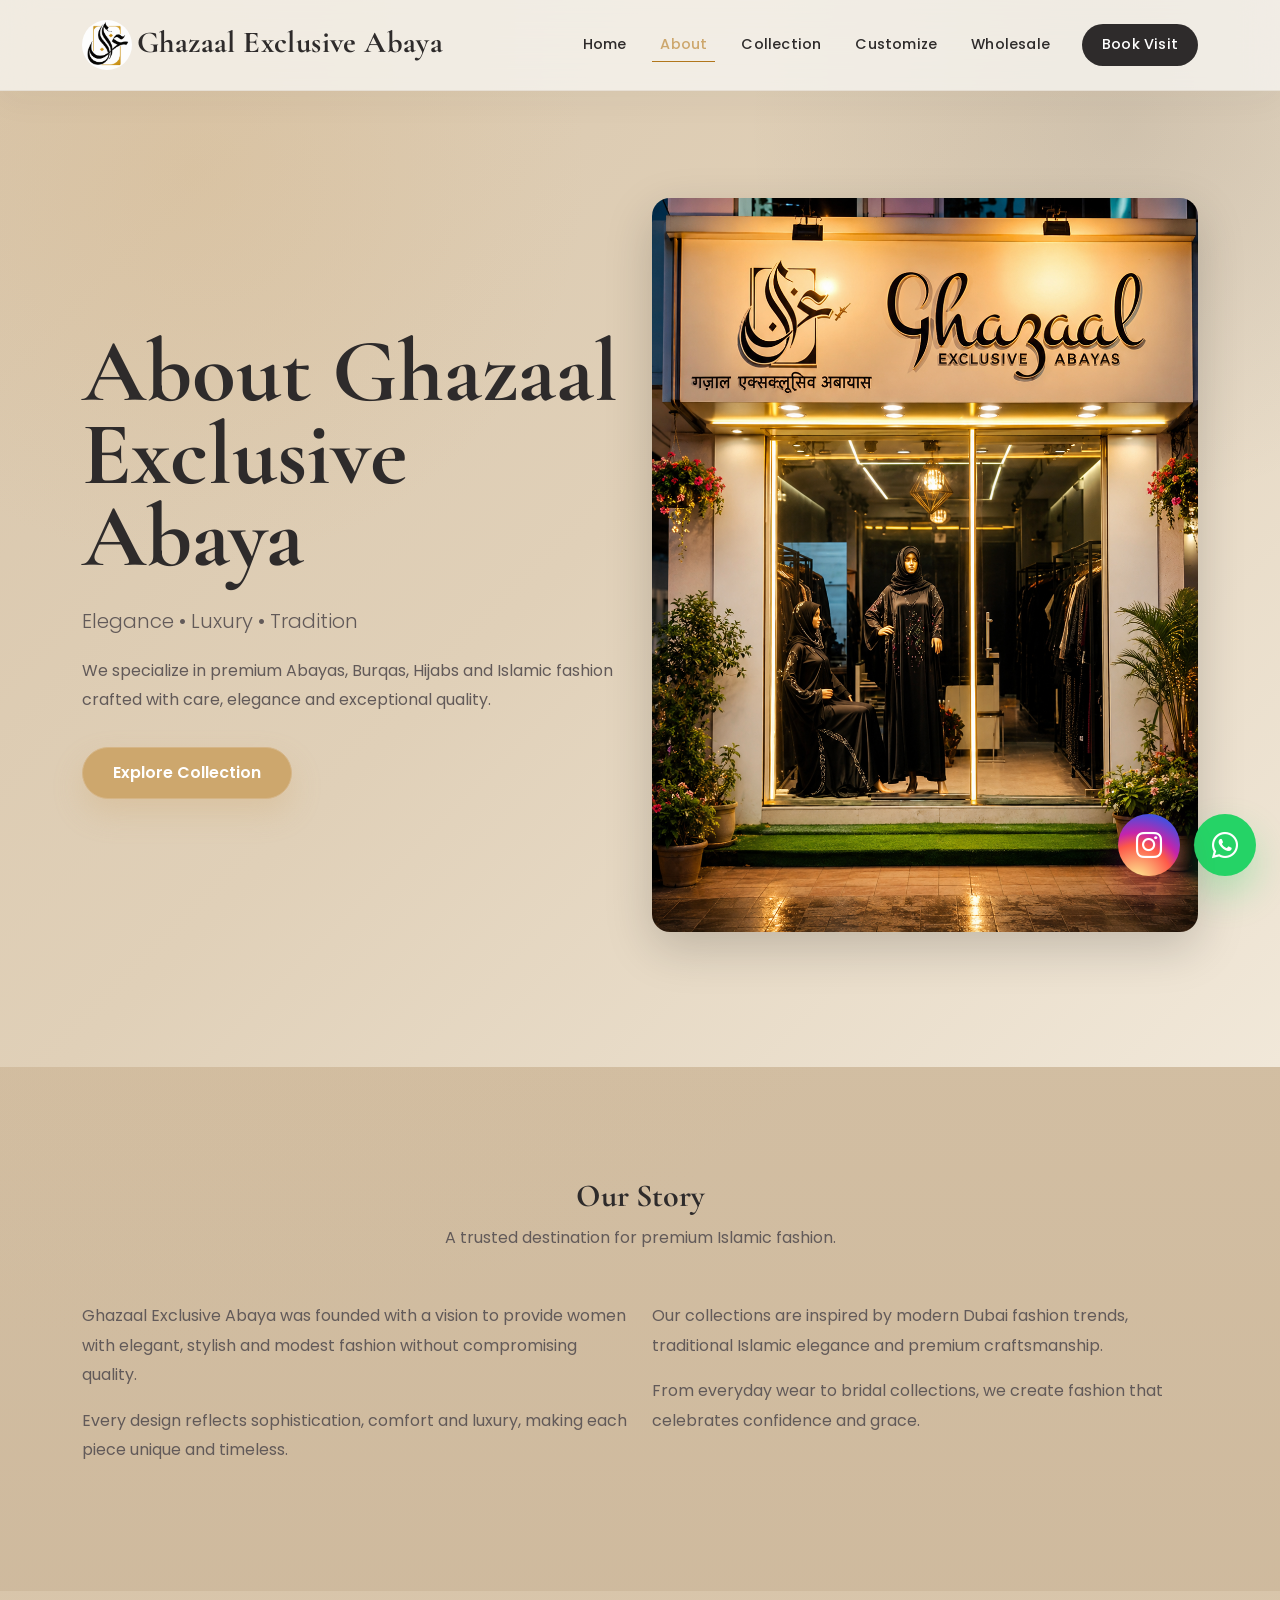
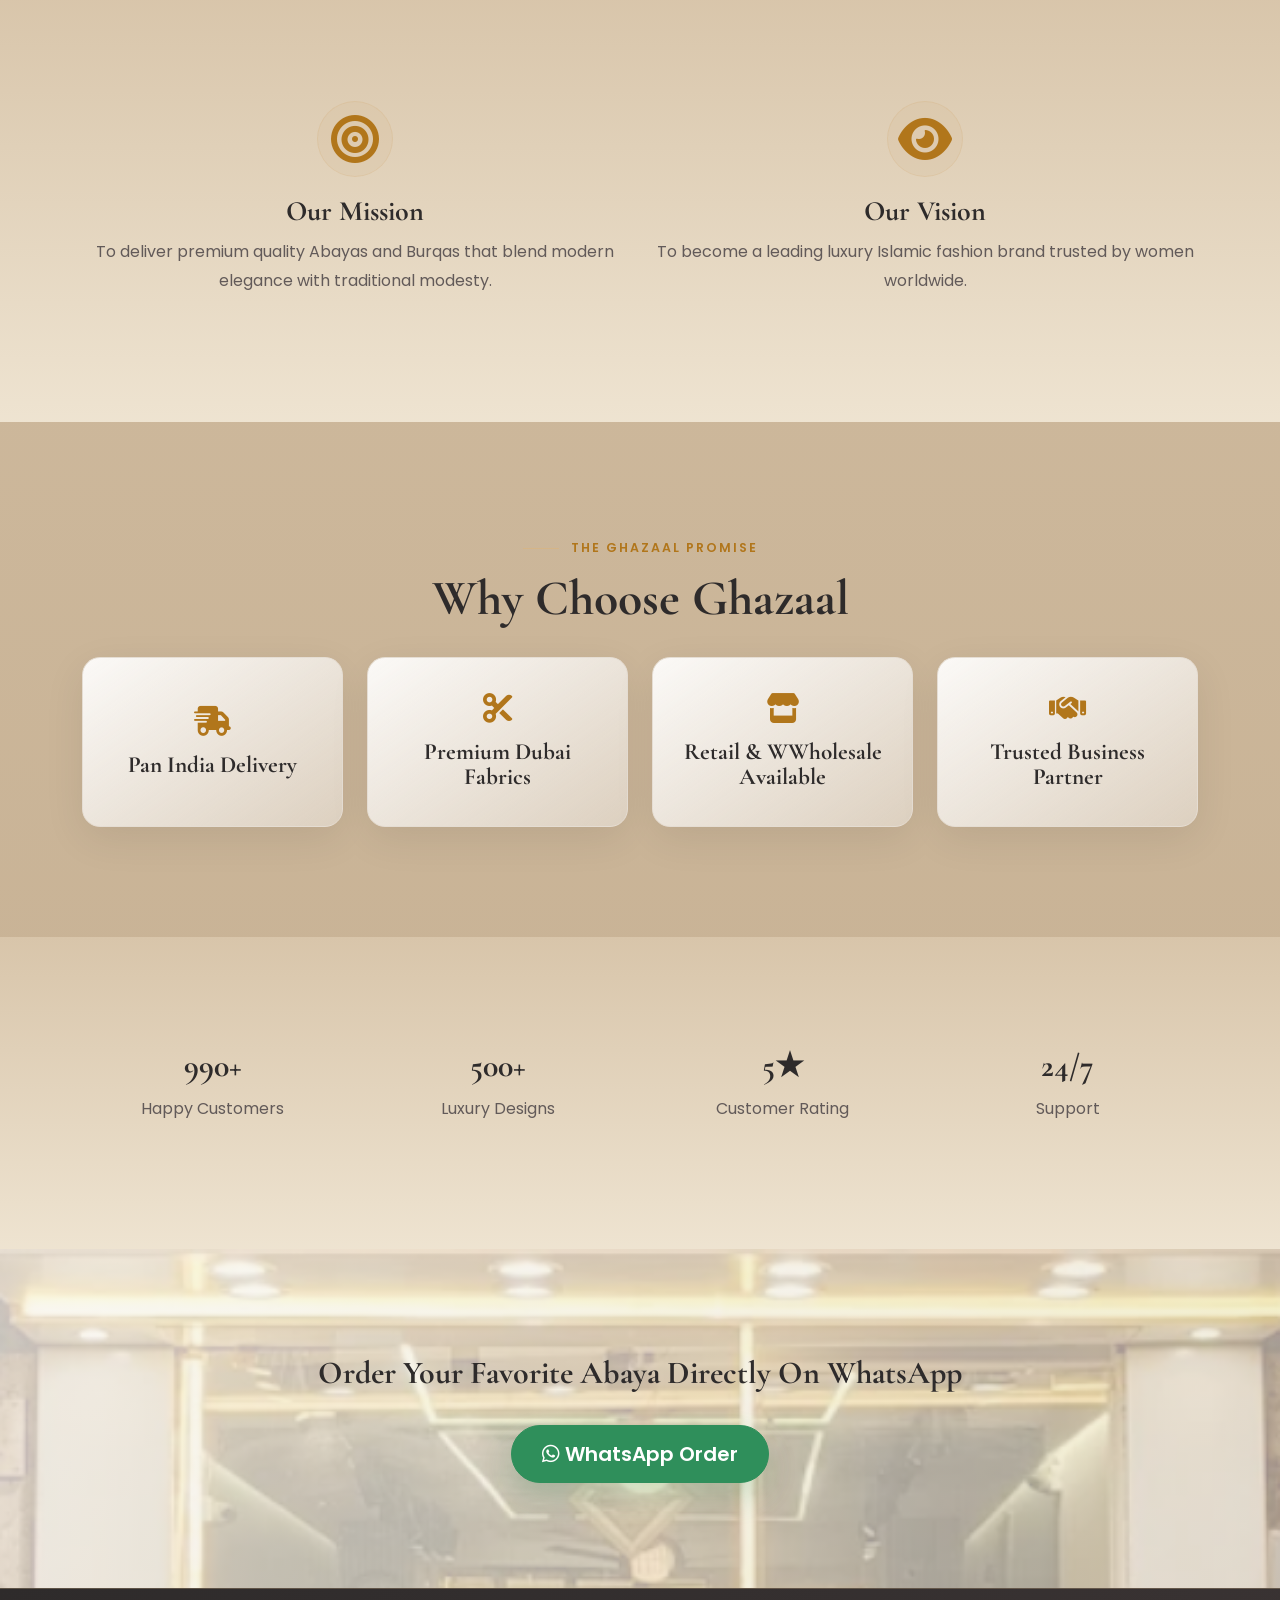
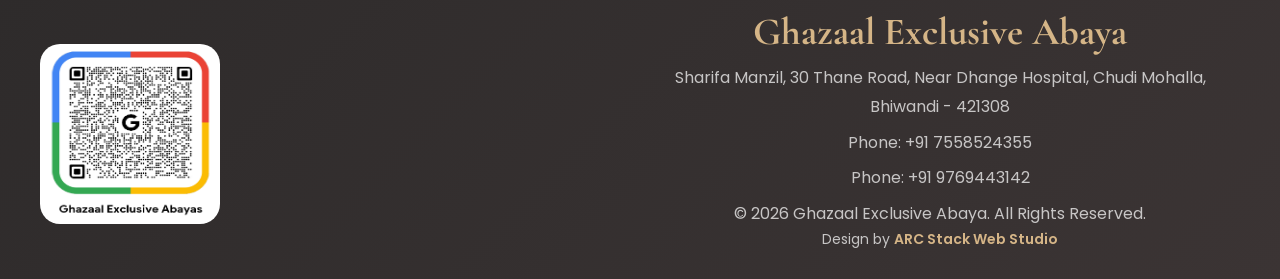
<file: about.html>
<!DOCTYPE html>
<html lang="en">

<head>
    <meta charset="UTF-8">
    <meta name="viewport" content="width=device-width, initial-scale=1.0">

    <title>About Us | Ghazaal Exclusive Abaya</title>

    <link href="https://cdn.jsdelivr.net/npm/bootstrap@5.3.3/dist/css/bootstrap.min.css" rel="stylesheet">

    <link rel="stylesheet" href="https://cdnjs.cloudflare.com/ajax/libs/font-awesome/6.5.2/css/all.min.css">

    <link href="https://unpkg.com/aos@2.3.4/dist/aos.css" rel="stylesheet">

    <link rel="stylesheet" href="css/style.css">

</head>

<body>
    <div class="loader" id="loader" aria-hidden="true">
        <img class="loader-mark" src="./Images/Gazaal logo 2.png" alt="Gazala-Logo">
        <div class="loader-line"></div>
    </div>

    <!-- Navbar -->

    <nav class="navbar navbar-expand-lg fixed-top custom-nav">
        <div class="container">
            <a class="navbar-brand" href="index.htm">
                <img class="Gazala-Logo" src="./Images/Gazaal logo 2.png" alt="">
                Ghazaal Exclusive Abaya
            </a>

            <button class="navbar-toggler" type="button" data-bs-toggle="collapse" data-bs-target="#navMenu"
                aria-controls="navMenu" aria-expanded="false" aria-label="Toggle navigation">
                <span class="navbar-toggler-icon"></span>
            </button>

            <div class="collapse navbar-collapse" id="navMenu">
                <ul class="navbar-nav ms-auto align-items-lg-center">
                    <li class="nav-item"><a class="nav-link " href="index.html">Home</a></li>
                    <li class="nav-item"><a class="nav-link active" href="about.html">About</a></li>
                    <li class="nav-item"><a class="nav-link" href="collection.html">Collection</a></li>
                    <li class="nav-item"><a class="nav-link" href="customize.html">Customize</a></li>
                    <li class="nav-item"><a class="nav-link " href="Wholesale.html">Wholesale</a></li>
                    <!-- <li class="nav-item"><a class="nav-link" href="gallery.html">Gallery</a></li> -->
                    <li class="nav-item"><a class="nav-link nav-cta" href="contact.html">Book Visit</a></li>
                </ul>
            </div>
        </div>
    </nav>

    <!-- Hero -->

    <section class="hero-section">

        <div class="container">

            <div class="row align-items-center min-vh-100">

                <div class="col-lg-6" data-aos="fade-right">

                    <h1 class="display-4 fw-bold">
                        About Ghazaal Exclusive Abaya
                    </h1>

                    <p class="lead">
                        Elegance • Luxury • Tradition
                    </p>

                    <p>
                        We specialize in premium Abayas, Burqas, Hijabs and Islamic fashion
                        crafted with care, elegance and exceptional quality.
                    </p>

                    <a href="collection.html" class="btn btn-gold mt-3">
                        Explore Collection
                    </a>

                </div>

                <div class="col-lg-6 text-center" data-aos="fade-left">

                    <img src="./Images/Gazaal-About.png" class="img-fluid rounded shadow-lg">

                </div>

            </div>

        </div>

    </section>

    <!-- Brand Story -->

    <section class="section-padding">

        <div class="container">

            <div class="text-center mb-5">

                <h2>Our Story</h2>

                <p>
                    A trusted destination for premium Islamic fashion.
                </p>

            </div>

            <div class="row">

                <div class="col-lg-6">

                    <p>
                        Ghazaal Exclusive Abaya was founded with a vision to provide women
                        with elegant, stylish and modest fashion without compromising
                        quality.
                    </p>

                    <p>
                        Every design reflects sophistication, comfort and luxury,
                        making each piece unique and timeless.
                    </p>

                </div>

                <div class="col-lg-6">

                    <p>
                        Our collections are inspired by modern Dubai fashion trends,
                        traditional Islamic elegance and premium craftsmanship.
                    </p>

                    <p>
                        From everyday wear to bridal collections, we create fashion
                        that celebrates confidence and grace.
                    </p>

                </div>

            </div>

        </div>

    </section>

    <!-- Mission Vision -->

    <section class="section-padding bg-dark-section">

        <div class="container">

            <div class="row">

                <div class="col-md-6 text-center">

                    <i class="fas fa-bullseye feature-icon"></i>

                    <h3>Our Mission</h3>

                    <p>
                        To deliver premium quality Abayas and Burqas that blend
                        modern elegance with traditional modesty.
                    </p>

                </div>

                <div class="col-md-6 text-center">

                    <i class="fas fa-eye feature-icon"></i>

                    <h3>Our Vision</h3>

                    <p>
                        To become a leading luxury Islamic fashion brand trusted
                        by women worldwide.
                    </p>

                </div>

            </div>

        </div>

    </section>

    <!-- Why Choose -->

    <section id="retail-wWholesale" class="section-padding retail-wWholesale-section">
        <div class="container">

            <div class="why-ghazaal" data-aos="fade-up">
                <div class="business-process__heading text-center">
                    <span class="eyebrow">The Ghazaal Promise</span>
                    <h3>Why Choose Ghazaal</h3>
                </div>
                <div class="row g-4">
                    <div class="col-sm-6 col-lg-3">
                        <article class="why-card"><i class="fa-solid fa-truck-fast" aria-hidden="true"></i>
                            <h4>Pan India Delivery</h4>
                        </article>
                    </div>
                    <div class="col-sm-6 col-lg-3">
                        <article class="why-card"><i class="fa-solid fa-scissors" aria-hidden="true"></i>
                            <h4>Premium Dubai Fabrics</h4>
                        </article>
                    </div>
                    <div class="col-sm-6 col-lg-3">
                        <article class="why-card"><i class="fa-solid fa-store" aria-hidden="true"></i>
                            <h4>Retail &amp; WWholesale Available</h4>
                        </article>
                    </div>
                    <div class="col-sm-6 col-lg-3">
                        <article class="why-card"><i class="fa-solid fa-handshake" aria-hidden="true"></i>
                            <h4>Trusted Business Partner</h4>
                        </article>
                    </div>
                </div>
            </div>

        </div>
    </section>

    <!-- Statistics -->

    <section class="section-padding bg-dark-section">

        <div class="container">

            <div class="row text-center">

                <div class="col-md-3">

                    <h2 id="happyCustomers">1000+</h2>

                    <p>Happy Customers</p>

                </div>

                <div class="col-md-3">

                    <h2>500+</h2>

                    <p>Luxury Designs</p>

                </div>

                <div class="col-md-3">

                    <h2>5★</h2>

                    <p>Customer Rating</p>

                </div>

                <div class="col-md-3">

                    <h2>24/7</h2>

                    <p>Support</p>

                </div>

            </div>

        </div>

    </section>

    <!-- CTA -->

    <section class="whatsapp-banner">

        <div class="container text-center">

            <h2>
                Order Your Favorite Abaya Directly On WhatsApp
            </h2>

            <a href="https://wa.me/919769443142" class="btn btn-success btn-lg mt-4">

                <i class="fab fa-whatsapp"></i>
                WhatsApp Order

            </a>

        </div>

    </section>

    <!-- Footer -->

    <footer class="footer">
        <div class="col-md-6 QR-Code">
            <img src="./Images/QR-Code Google.png" alt="">
        </div>
        <div class="container text-center">
            <h2 class="Footer-Ghazaal">Ghazaal Exclusive Abaya</h2>
            <p>
                Sharifa Manzil, 30 Thane Road,
                Near Dhange Hospital,
                Chudi Mohalla,
                Bhiwandi - 421308
            </p>

       
            <p>
                Phone: +91 7558524355
            </p>
             <p>
                Phone: +91 9769443142
            </p>

          <p>
    © 2026 Ghazaal Exclusive Abaya. All Rights Reserved.
</p>

<p class="footer-credit">
    Design by
    <a href="https://arc-stack-portfolio.vercel.app/"
       target="_blank"
       rel="noopener noreferrer">
        ARC Stack Web Studio
    </a>
</p>
        </div>
    </footer>

    <a href="https://wa.me/919769443142" class="whatsapp-float">
        <i class="fab fa-whatsapp"></i>
    </a>

    <a href="https://www.instagram.com/ghazaal_xclusive_abayas/" class="instagram-float"
        aria-label="Order on Instagram">
        <i class="fab fa-instagram"></i>
    </a>

    <script src="https://cdn.jsdelivr.net/npm/bootstrap@5.3.3/dist/js/bootstrap.bundle.min.js"></script>

    <script src="https://unpkg.com/aos@2.3.4/dist/aos.js"></script>

    <script src="js/script.js"></script>
    <script src="js/bottom-nav.js"></script>

</body>

</html>
</file>
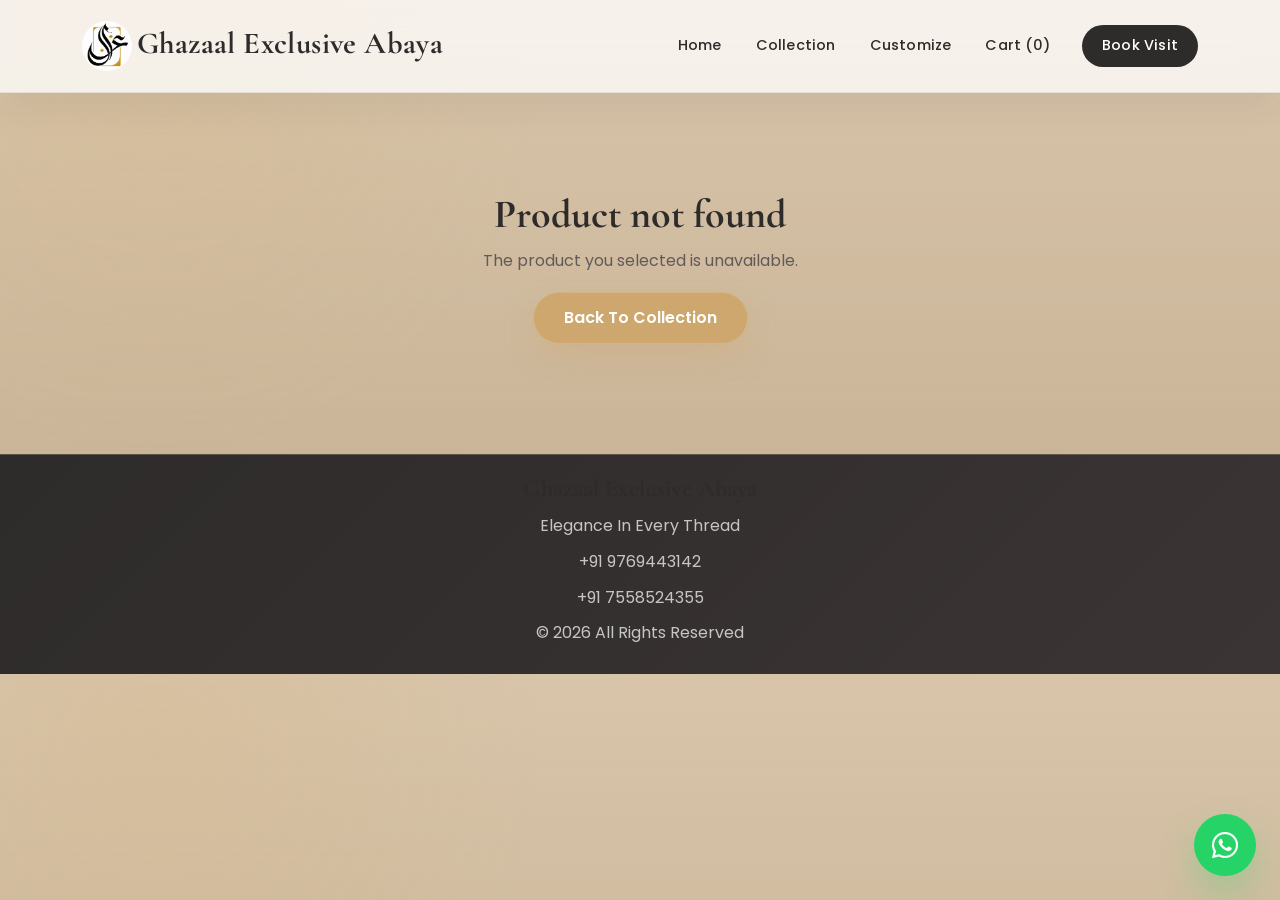
<file: addorder.html>
<!DOCTYPE html>
<html lang="en">

<head>
    <meta charset="UTF-8">
    <meta name="viewport" content="width=device-width, initial-scale=1.0">
    <title>Place Order | Ghazaal Exclusive Abaya</title>
    <link href="https://cdn.jsdelivr.net/npm/bootstrap@5.3.3/dist/css/bootstrap.min.css" rel="stylesheet">
    <link rel="stylesheet" href="https://cdnjs.cloudflare.com/ajax/libs/font-awesome/6.5.2/css/all.min.css">
    <link rel="stylesheet" href="css/style.css">
</head>

<body>
    <nav class="navbar navbar-expand-lg navbar-dark fixed-top custom-nav">
        <div class="container">
            <a class="navbar-brand" href="index.htm">
                <img class="Gazala-Logo" src="./Images/Gazaal logo 2.png" alt="">
                Ghazaal Exclusive Abaya
            </a> 
            <button class="navbar-toggler" type="button" data-bs-toggle="collapse" data-bs-target="#navbarNav"
                aria-label="Toggle navigation"><span class="navbar-toggler-icon"></span></button>
            <div class="collapse navbar-collapse" id="navbarNav">
                <ul class="navbar-nav ms-auto">
                    <li class="nav-item"><a class="nav-link" href="index.html">Home</a></li>
                    <li class="nav-item"><a class="nav-link" href="collection.html">Collection</a></li>
                    <li class="nav-item"><a class="nav-link" href="customize.html">Customize</a></li>
                    <!-- <li class="nav-item"><a class="nav-link" href="Wholesale.html">Wholesale</a></li> -->
                    <li class="nav-item"><a class="nav-link" href="addorder.html?cart=1" data-cart-link>Cart (<span
                                data-cart-count>0</span>)</a></li>
                    <li class="nav-item"><a class="nav-link nav-cta" href="contact.html">Book Visit</a></li>
                </ul>
            </div>
        </div>
    </nav>

    <main class="section-padding" style="margin-top:80px;">
        <div class="container">
            <div id="orderPage" class="row g-5"></div>
        </div>
    </main>

    <footer class="footer">
        <div class="container text-center">
            <h4>Ghazaal Exclusive Abaya</h4>
            <p>Elegance In Every Thread</p>
            <p>+91 9769443142</p>
            <p>+91 7558524355</p>
            <p>&copy; 2026 All Rights Reserved</p>
        </div>
    </footer>

    <a href="https://wa.me/919769443142" class="whatsapp-float" aria-label="Chat on WhatsApp"><i
            class="fab fa-whatsapp"></i></a>
    <script src="https://cdn.jsdelivr.net/npm/bootstrap@5.3.3/dist/js/bootstrap.bundle.min.js"></script>
    <script src="js/products.js"></script>
    <script src="js/cart.js"></script>
    <script src="js/addorder.js"></script>
    <script src="js/bottom-nav.js"></script>
</body>

</html>
</file>
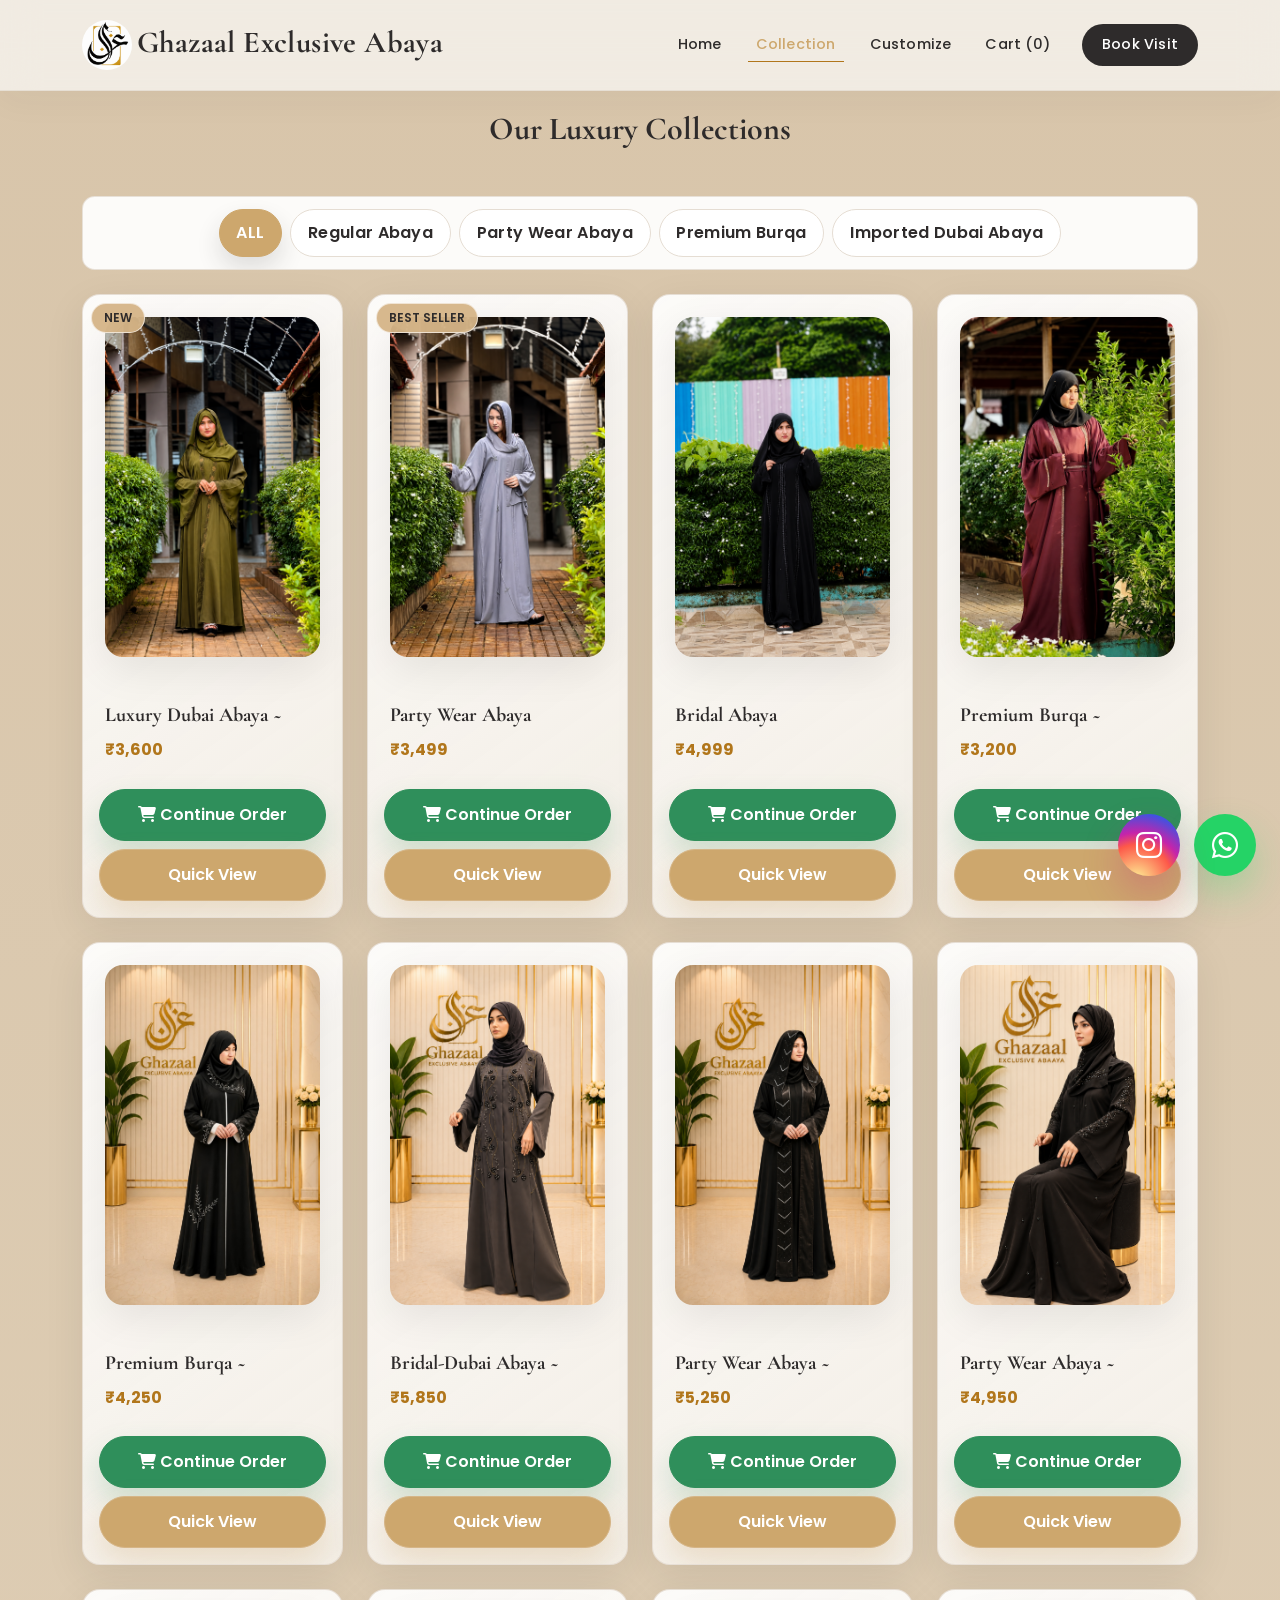
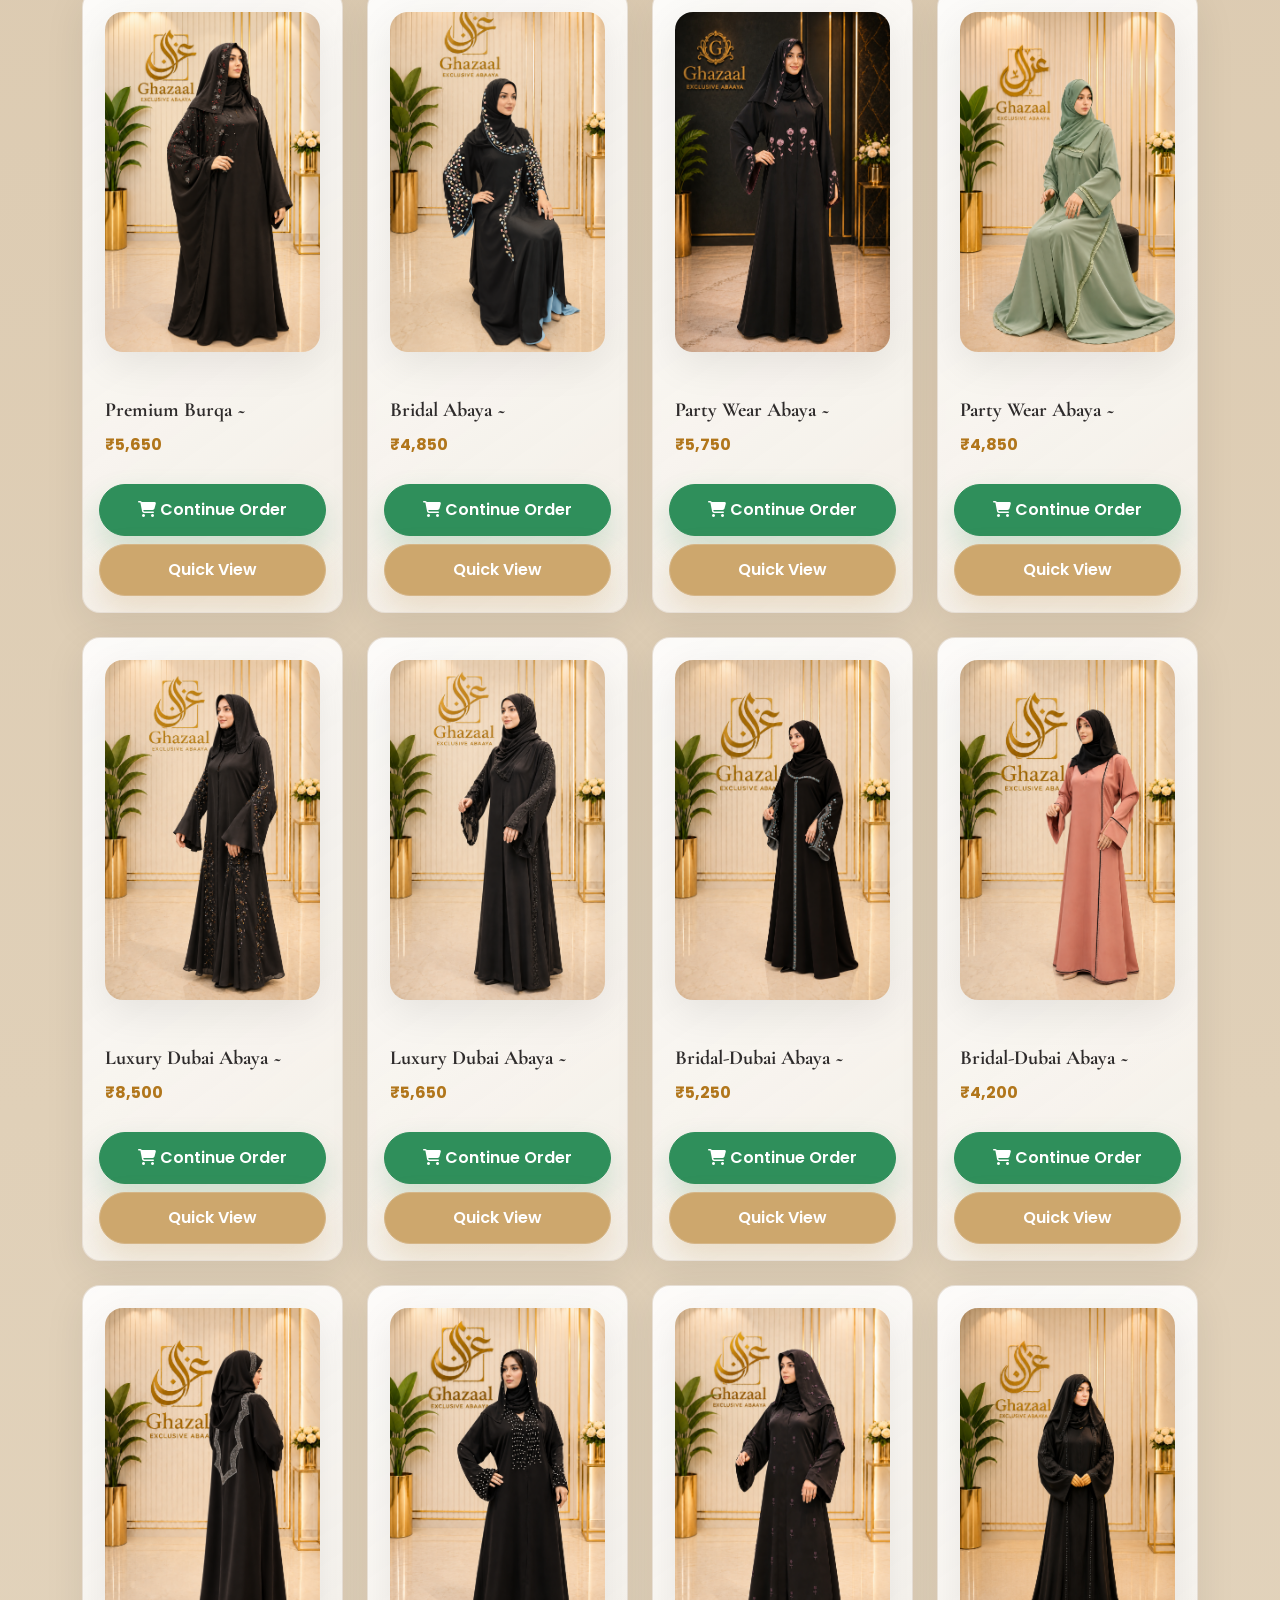
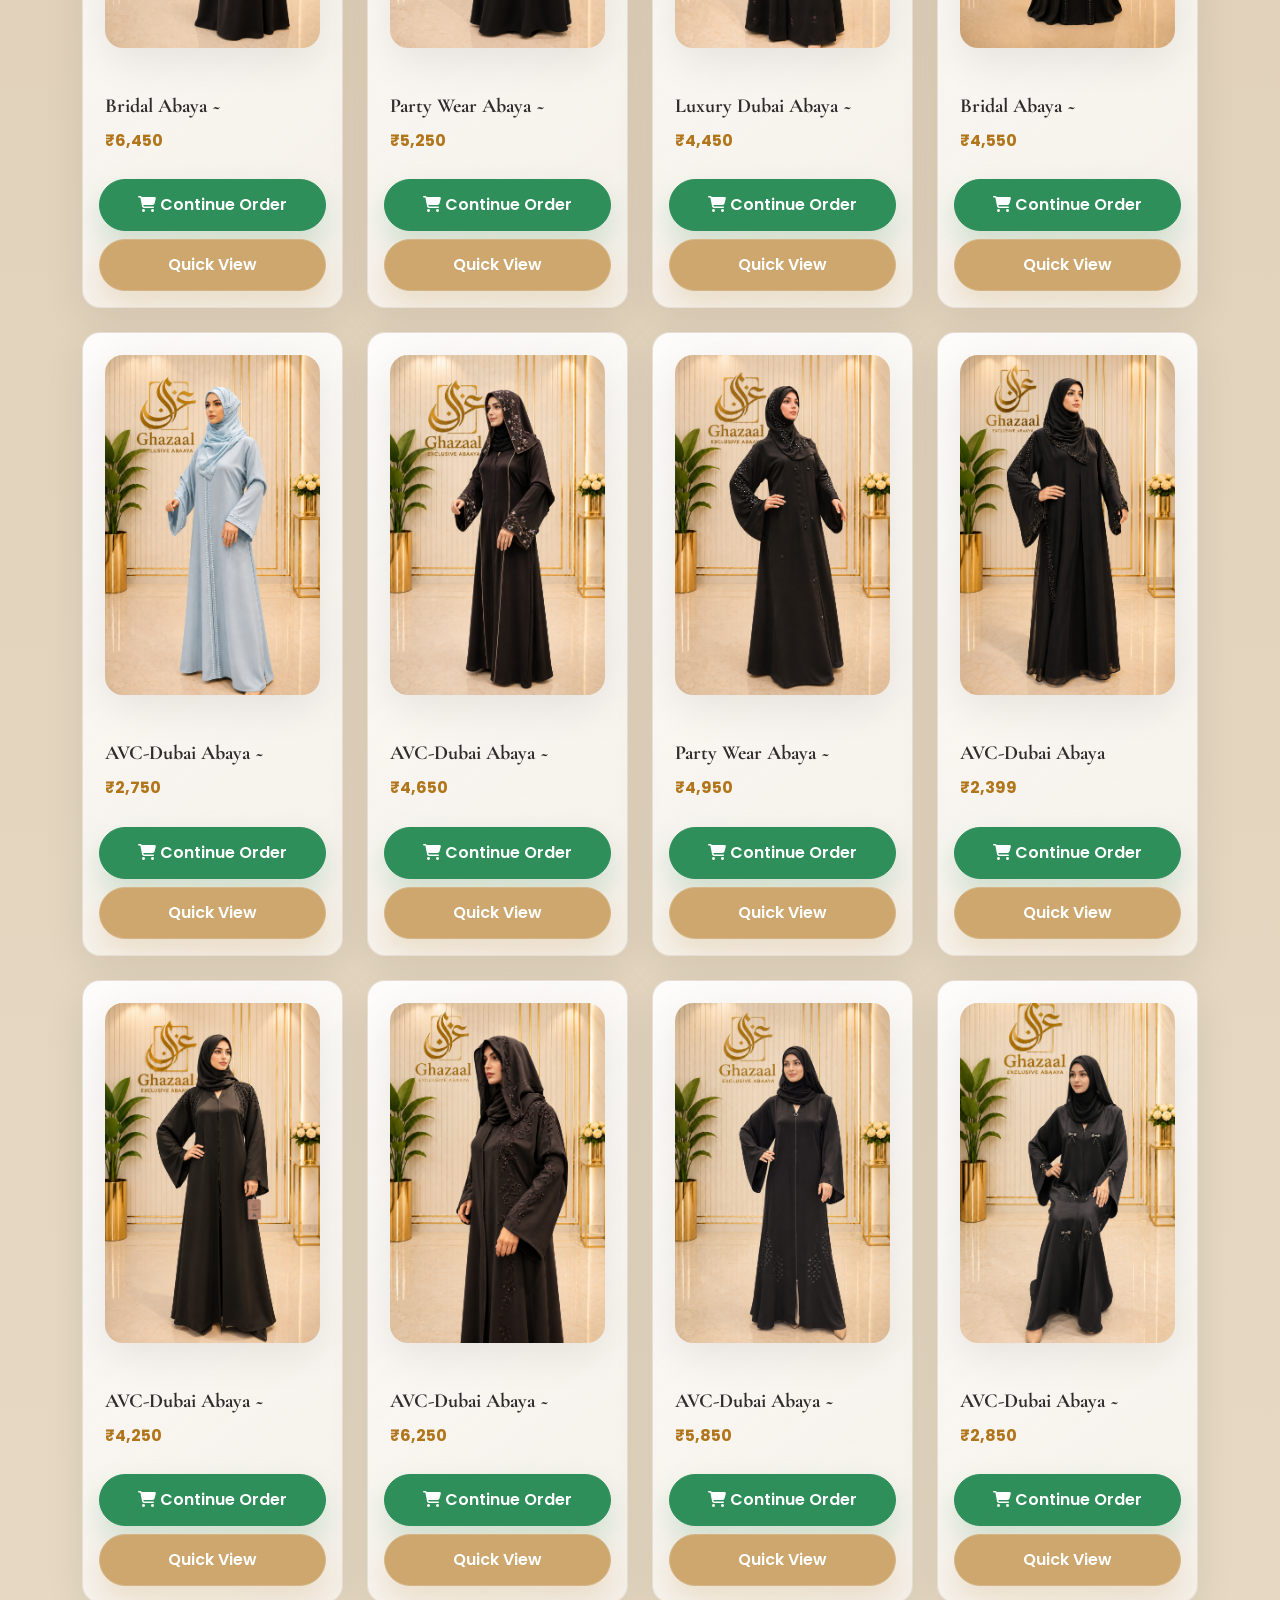
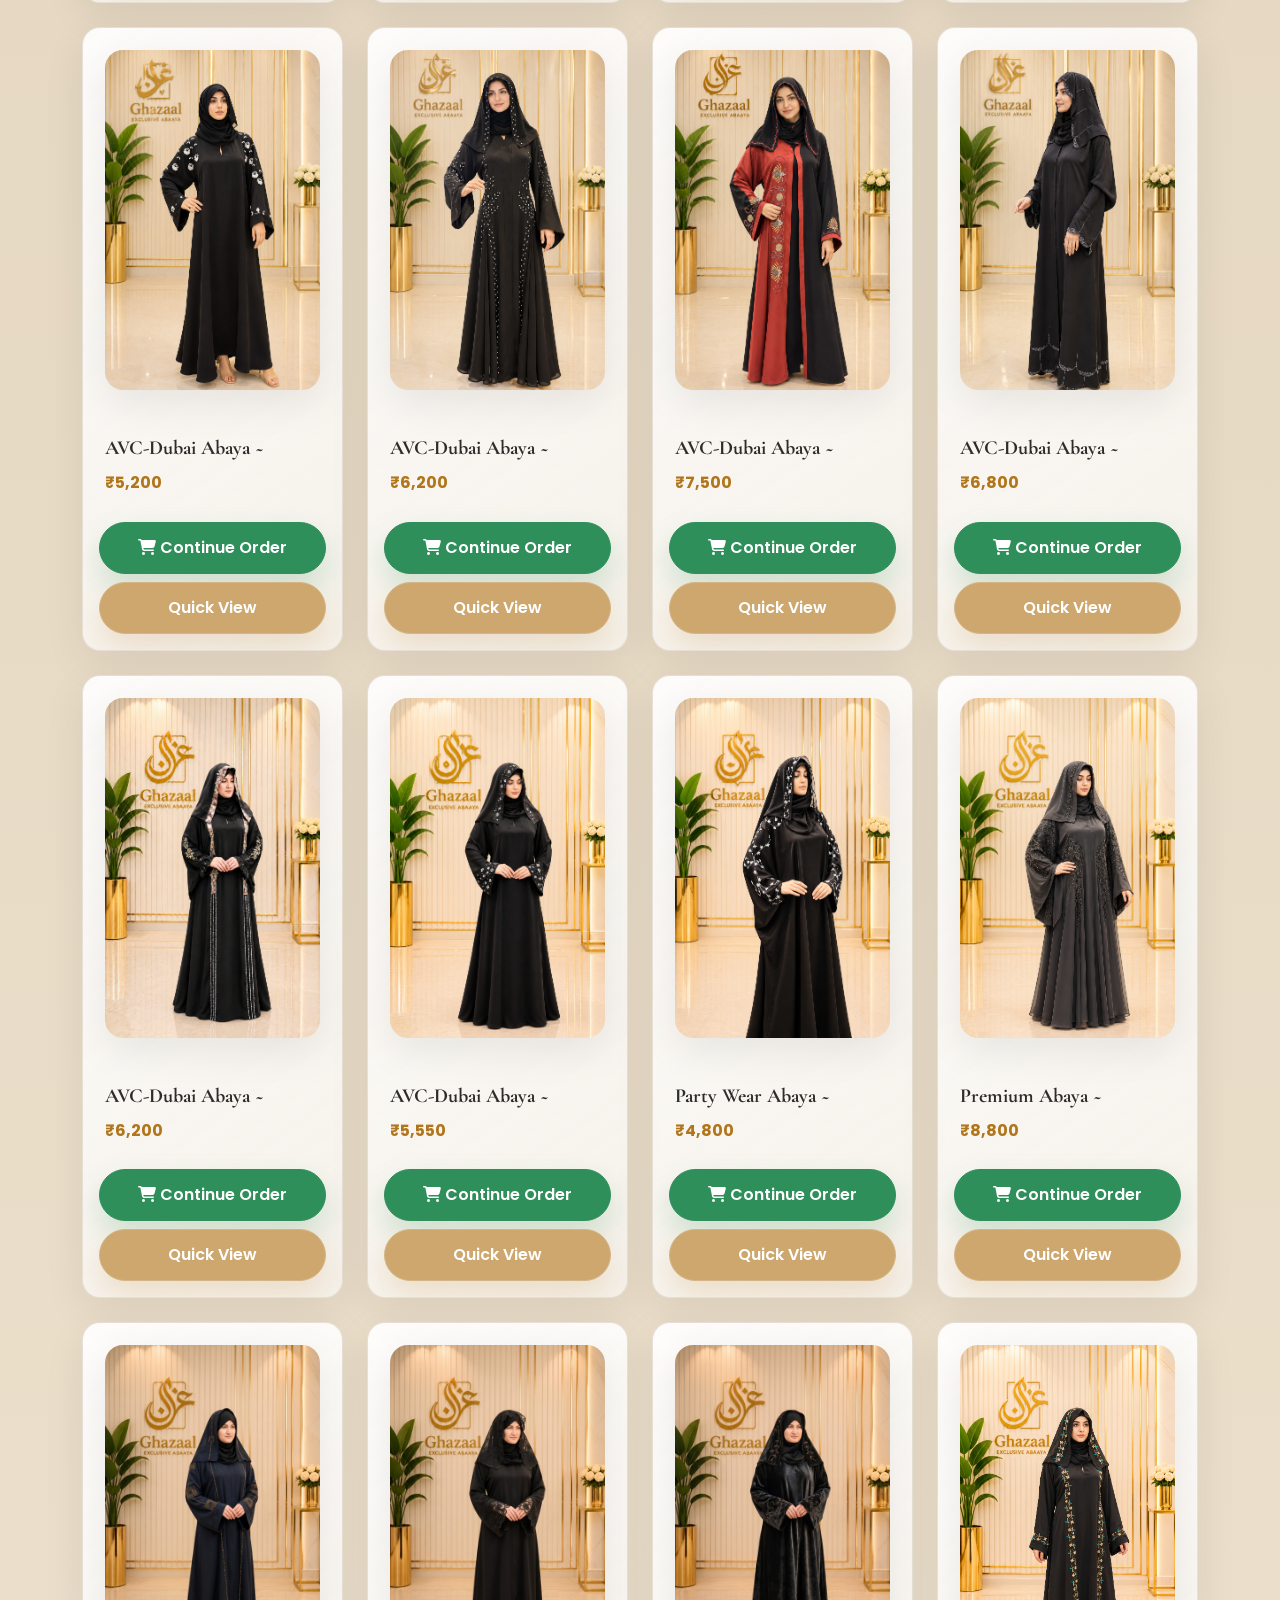
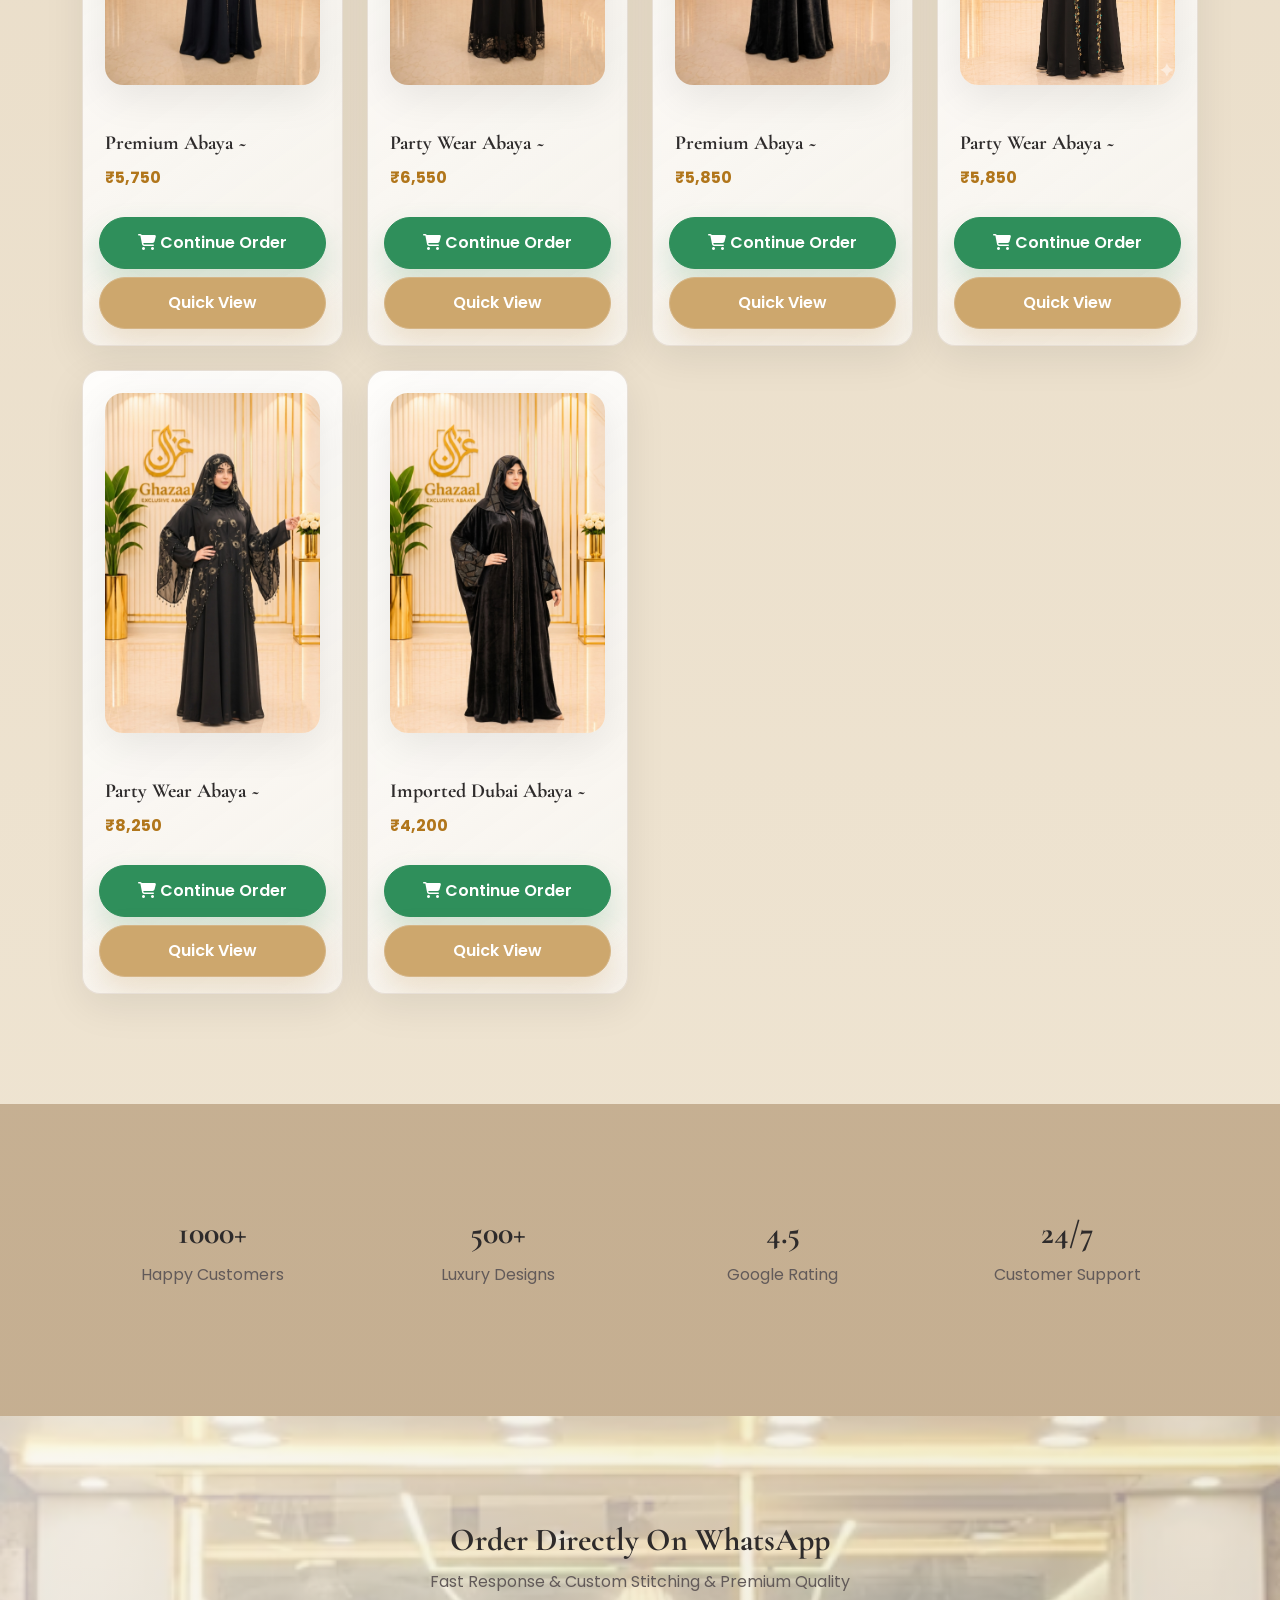
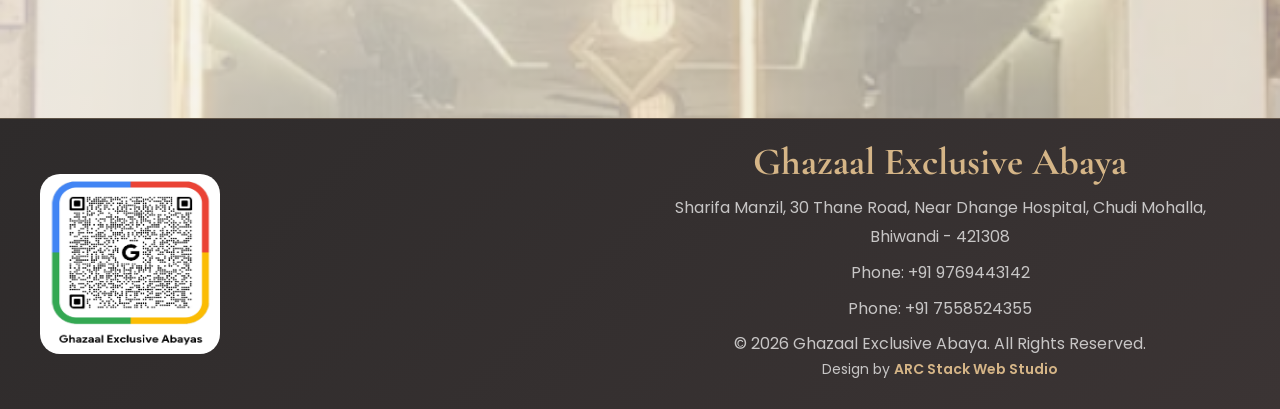
<file: collection.html>
﻿<!DOCTYPE html>
<html lang="en">

<head>

    <meta charset="UTF-8">
    <meta name="viewport" content="width=device-width, initial-scale=1.0">

    <title>Collection | Ghazaal Exclusive Abaya</title>

    <link href="https://cdn.jsdelivr.net/npm/bootstrap@5.3.3/dist/css/bootstrap.min.css" rel="stylesheet">

    <link rel="stylesheet" href="https://cdnjs.cloudflare.com/ajax/libs/font-awesome/6.5.2/css/all.min.css">

    <link href="https://unpkg.com/aos@2.3.4/dist/aos.css" rel="stylesheet">

    <link rel="stylesheet" href="css/style.css">

</head>

<body>

    <!-- Navbar -->
    <div class="loader" id="loader" aria-hidden="true">
        <img class="loader-mark" src="./Images/Gazaal logo 2.png" alt="ARC Stack Web Studio logo">
        <div class="loader-line"></div>
    </div>

    <nav class="navbar navbar-expand-lg navbar-dark fixed-top custom-nav">

        <div class="container">

            <a class="navbar-brand fw-bold" href="index.html">
                <img class="Gazala-Logo" src="./Images/Gazaal logo 2.png" alt="">
                Ghazaal Exclusive Abaya
            </a>

            <button class="navbar-toggler" data-bs-toggle="collapse" data-bs-target="#navbarNav">

                <span class="navbar-toggler-icon"></span>

            </button>

            <div class="collapse navbar-collapse" id="navbarNav">

                <ul class="navbar-nav ms-auto">

                    <li class="nav-item">
                        <a class="nav-link" href="index.html">Home</a>
                    </li>

                    <!-- <li class="nav-item">
                        <a class="nav-link" href="about.html">About</a>
                    </li> -->

                    <li class="nav-item">
                        <a class="nav-link active" href="collection.html">Collection</a>
                    </li>

                    <li class="nav-item">
                        <a class="nav-link" href="customize.html">Customize</a>
                    </li>

                    <!-- <li class="nav-item"><a class="nav-link " href="Wholesale.html">Wholesale</a></li> -->


                    <li class="nav-item"><a class="nav-link" href="addorder.html?cart=1" data-cart-link>Cart (<span
                                data-cart-count>0</span>)</a></li>


                    <li class="nav-item"><a class="nav-link nav-cta" href="contact.html">Book Visit</a></li>


                </ul>

            </div>

        </div>

    </nav>

    <!-- Page Hero -->

    <!-- <section class="hero-section">
        <div class="container">

            <div class="row align-items-center min-vh-100">

                <div class="col-lg-6" data-aos="fade-right">

                    <h1 class="display-3 fw-bold">
                        Our Luxury Collection
                    </h1>

                    <p class="lead">
                        Premium Abayas, Burqas & Hijabs
                    </p>

                    <p>
                        Discover luxury Abayas, Burqas and Islamic Fashion crafted with elegance,
                        comfort and premium quality fabrics.
                    </p>



                    <a href="https://wa.me/919769443142" class="btn btn-success">
                        WhatsApp Inquiry
                    </a>

                </div>

              
                <div class="col-lg-6" data-aos="fade-left">
                    <div class="hero-visual">
                        <video class="hero-video" autoplay muted loop playsinline preload="auto">
                            <source src="./video/AbayaVido (2).mp4" type="video/mp4">
                            Your browser does not support the video tag.
                        </video>
                        <div class="glass-note">
                            <span>New Season</span>
                            <strong>New Collection</strong>
                        </div>
                    </div>
                </div>

            </div>

        </div>

    </section> -->
    <!-- Products -->

    <section class="section-padding bg-dark-section">

        <div class="container">

            <div class="text-center mb-5">

                <h2> Our Luxury Collections</h2>

            </div>

            <div class="row justify-content-center mb-4">
                <div class="col-12">
                    <div id="productFilter" class="product-filter d-flex align-items-center gap-2 overflow-auto">
                        <button type="button" class="product-filter-btn active" data-category="all"
                            aria-pressed="true">ALL</button>
                        <button type="button" class="product-filter-btn" data-category="Bridal Abaya"
                            aria-pressed="false">Regular Abaya</button>
                        <!-- <button type="button" class="product-filter-btn" data-category="Bridal-Dubai Abaya"
                            aria-pressed="false">Dubai Abaya</button> -->
                        <button type="button" class="product-filter-btn" data-category="Party Wear Abaya"
                            aria-pressed="false">Party Wear Abaya</button>
                        <button type="button" class="product-filter-btn" data-category="Premium Burqa"
                            aria-pressed="false">Premium Burqa</button>
                        <button type="button" class="product-filter-btn" data-category="Luxury Dubai Abaya"
                            aria-pressed="false">Imported Dubai Abaya</button>
                    </div>
                </div>
            </div>

            <div class="row g-4" id="productList"></div>
            <div class="row">
                <div id="noProductsMessage" class="col-12"></div>
            </div>

        </div>

    </section>

    <!-- Trust Section -->

    <section class="section-padding">

        <div class="container">

            <div class="row text-center">

                <div class="col-md-3">

                    <h2>1000+</h2>
                    <p>Happy Customers</p>

                </div>

                <div class="col-md-3">

                    <h2>500+</h2>
                    <p>Luxury Designs</p>

                </div>

                <div class="col-md-3">

                    <h2>4.5</h2>
                    <p>Google Rating</p>

                </div>

                <div class="col-md-3">

                    <h2>24/7</h2>
                    <p>Customer Support</p>

                </div>

            </div>

        </div>

    </section>

    <!-- WhatsApp CTA -->

    <section class="whatsapp-banner">

        <div class="container text-center">

            <h2>
                Order Directly On WhatsApp
            </h2>

            <p>
                Fast Response & Custom Stitching & Premium Quality
            </p>

            <!-- <a href="https://wa.me/919769443142" class="btn btn-success btn-lg">

                <i class="fab fa-whatsapp"></i>
                WhatsApp Order

            </a> -->

        </div>

    </section>

    <!-- Footer -->

    <footer class="footer">
        <div class="col-md-6 QR-Code">
            <img src="./Images/QR-Code Google.png" alt="">
        </div>
        <div class="container text-center">
            <h2 class="Footer-Ghazaal">Ghazaal Exclusive Abaya</h2>
            <p>
                Sharifa Manzil, 30 Thane Road,
                Near Dhange Hospital,
                Chudi Mohalla,
                Bhiwandi - 421308
            </p>

            <p>
                Phone: +91 9769443142
            </p>
            <p>
                Phone: +91 7558524355
            </p>

            <p>
                © 2026 Ghazaal Exclusive Abaya. All Rights Reserved.
            </p>

            <p class="footer-credit">
                Design by
                <a href="https://arc-stack-portfolio.vercel.app/" target="_blank" rel="noopener noreferrer">
                    ARC Stack Web Studio
                </a>
            </p>
        </div>
    </footer>

    <a href="https://wa.me/919769443142" class="whatsapp-float">
        <i class="fab fa-whatsapp"></i>
    </a>

    <a href="https://www.instagram.com/ghazaal_xclusive_abayas/" class="instagram-float"
        aria-label="Order on Instagram">
        <i class="fab fa-instagram"></i>
    </a>

    <script src="https://cdn.jsdelivr.net/npm/bootstrap@5.3.3/dist/js/bootstrap.bundle.min.js"></script>

    <script src="https://unpkg.com/aos@2.3.4/dist/aos.js"></script>

    <script src="js/script.js"></script>
    <script src="js/bottom-nav.js"></script>
    <script src="js/products.js"></script>
    <script src="js/cart.js"></script>
    <script src="js/product-pages.js"></script>

</body>

</html>
</file>
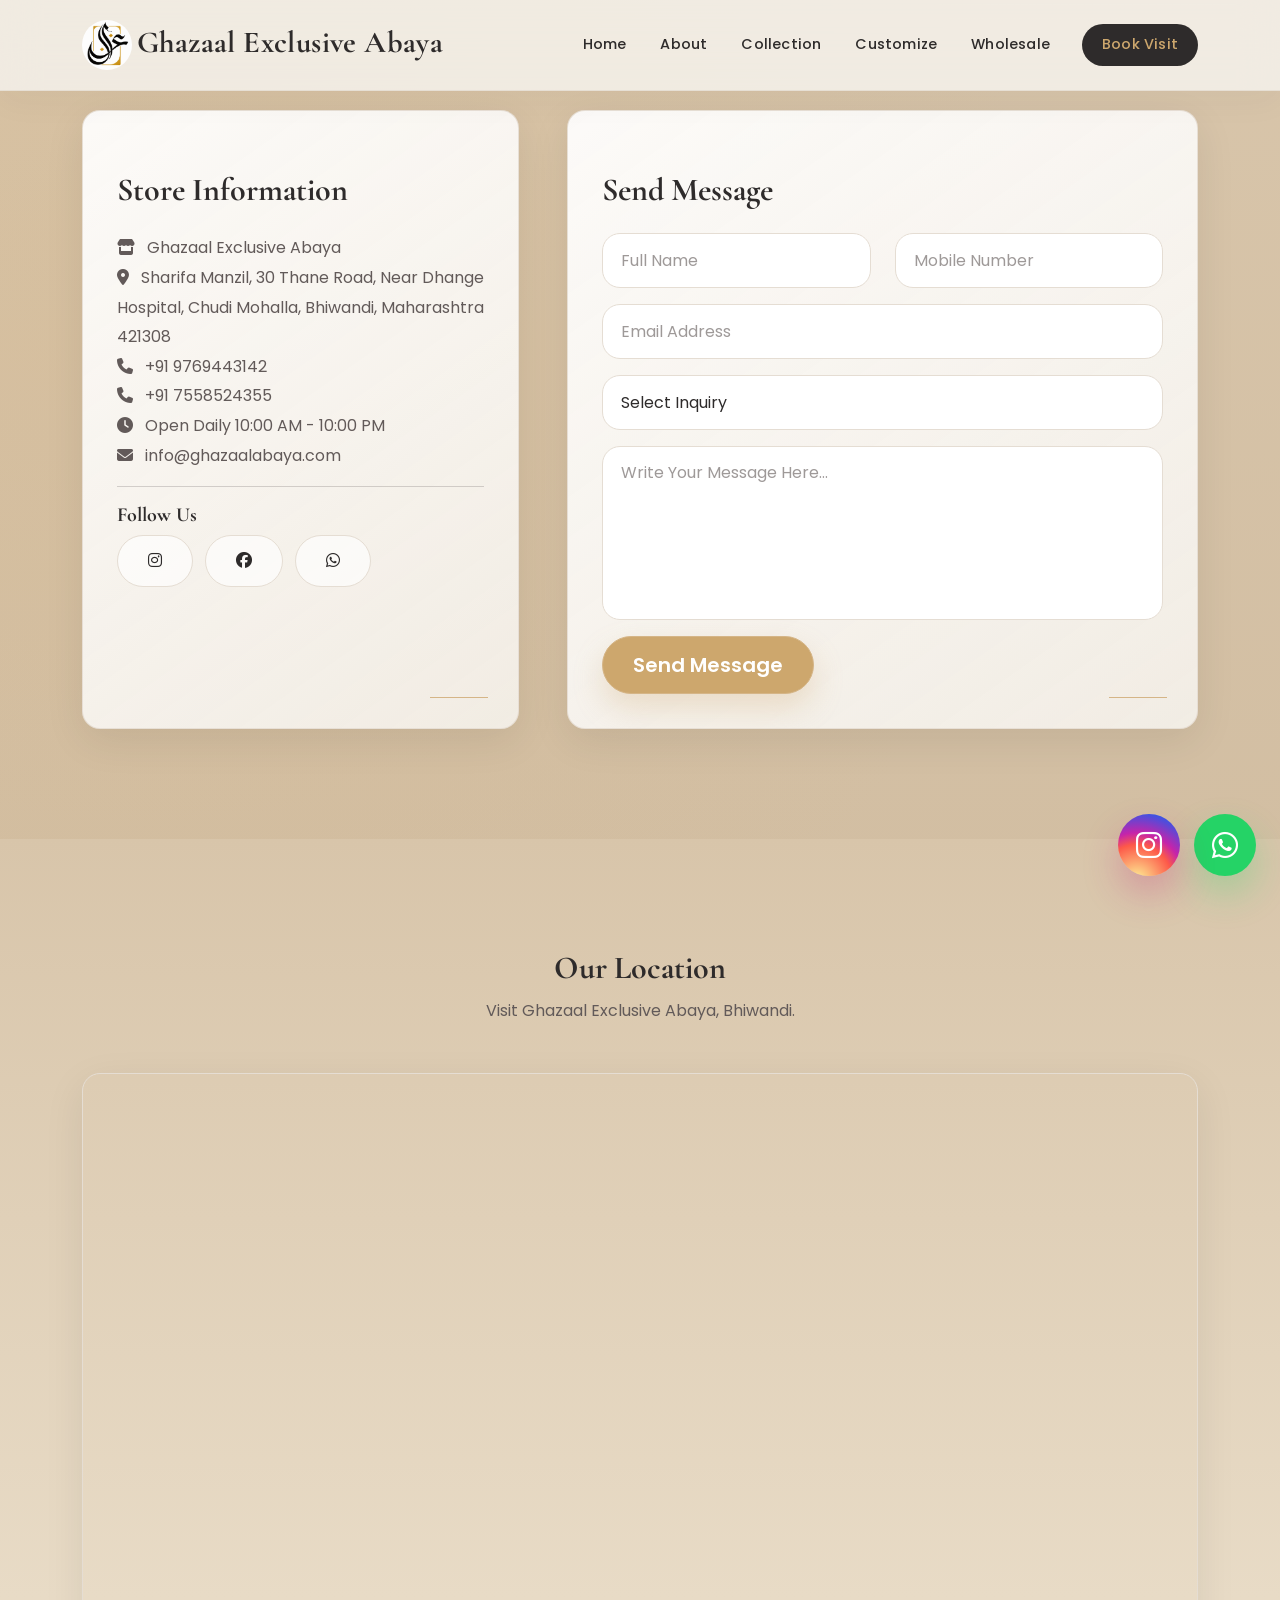
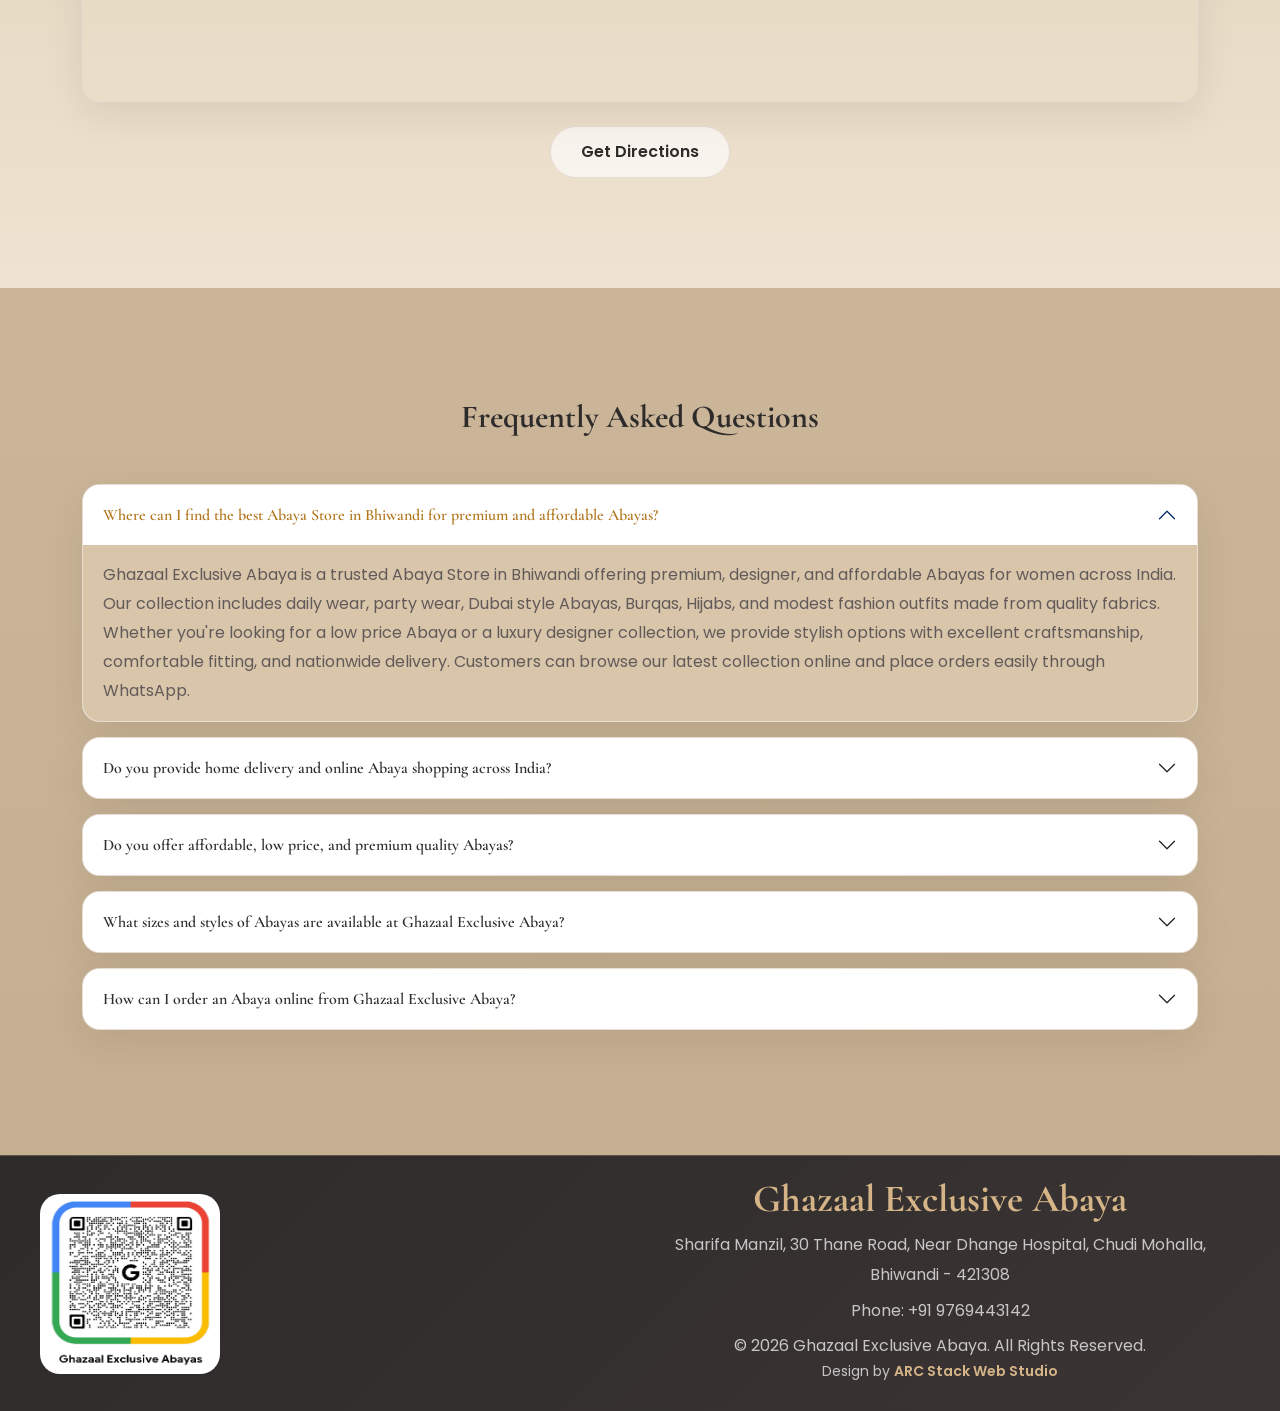
<file: contact.html>
<!DOCTYPE html>
<html lang="en">

<head>

    <meta charset="UTF-8">
    <meta name="viewport" content="width=device-width, initial-scale=1.0">

    <title>Contact Us | Ghazaal Exclusive Abaya s</title>

    <link href="https://cdn.jsdelivr.net/npm/bootstrap@5.3.3/dist/css/bootstrap.min.css" rel="stylesheet">

    <link rel="stylesheet" href="https://cdnjs.cloudflare.com/ajax/libs/font-awesome/6.5.2/css/all.min.css">

    <link href="https://unpkg.com/aos@2.3.4/dist/aos.css" rel="stylesheet">

    <link rel="stylesheet" href="css/style.css">

</head>

<body>
    <div class="loader" id="loader" aria-hidden="true">
        <img class="loader-mark" src="./Images/Gazaal logo 2.png" alt="Gazala Logo">
        <div class="loader-line"></div>
    </div>

    <!-- Navbar -->

    <nav class="navbar navbar-expand-lg navbar-dark fixed-top custom-nav">

        <div class="container">

            <a class="navbar-brand" href="index.htm">
                <img class="Gazala-Logo" src="./Images/Gazaal logo 2.png" alt="">
                Ghazaal Exclusive Abaya
            </a>

            <button class="navbar-toggler" data-bs-toggle="collapse" data-bs-target="#navbarNav">

                <span class="navbar-toggler-icon"></span>

            </button>

            <div class="collapse navbar-collapse" id="navbarNav">

                <ul class="navbar-nav ms-auto">

                    <li class="nav-item">
                        <a class="nav-link" href="index.html">Home</a>
                    </li>

                    <li class="nav-item">
                        <a class="nav-link" href="about.html">About</a>
                    </li>

                    <li class="nav-item">
                        <a class="nav-link" href="collection.html">Collection</a>
                    </li>

                    <li class="nav-item">
                        <a class="nav-link" href="customize.html">Customize</a>
                    </li>

                    <li class="nav-item"><a class="nav-link " href="Wholesale.html">Wholesale</a></li>

                    <!-- <li class="nav-item">
                        <a class="nav-link" href="gallery.html">Gallery</a>
                    </li> -->

                    <li class="nav-item"><a class="nav-link nav-cta active" href="contact.html">Book Visit</a></li>

                </ul>

            </div>

        </div>

    </nav>

    <!-- Contact Section -->

    <section class="section-padding">

        <div class="container">

            <div class="row g-5">

                <!-- Contact Info -->

                <div class="col-lg-5">

                    <div class="collection-card">

                        <h3 class="mb-4">Store Information</h3>

                        <p>
                            <i class="fas fa-store me-2"></i>
                            Ghazaal Exclusive Abaya
                        </p>

                        <p>
                            <i class="fas fa-map-marker-alt me-2"></i>
                            Sharifa Manzil,
                            30 Thane Road,
                            Near Dhange Hospital,
                            Chudi Mohalla,
                            Bhiwandi,
                            Maharashtra 421308
                        </p>

                        <p>
                            <i class="fas fa-phone me-2"></i>
                            +91 9769443142
                        </p>
                        <p>
                            <i class="fas fa-phone me-2"></i>
                            +91 7558524355
                        </p>

                        <p>
                            <i class="fas fa-clock me-2"></i>
                            Open Daily 10:00 AM - 10:00 PM
                        </p>

                        <p>
                            <i class="fas fa-envelope me-2"></i>
                            info@ghazaalabaya.com
                        </p>

                        <hr>

                        <h5>Follow Us</h5>

                        <a href="#" class="btn btn-outline-light me-2">
                            <i class="fab fa-instagram"></i>
                        </a>

                        <a href="#" class="btn btn-outline-light me-2">
                            <i class="fab fa-facebook"></i>
                        </a>

                        <a href="#" class="btn btn-outline-light">
                            <i class="fab fa-whatsapp"></i>
                        </a>

                    </div>

                </div>

                <!-- Contact Form -->

                <div class="col-lg-7">

                    <div class="collection-card">

                        <h3 class="mb-4">Send Message</h3>

                        <form id="whatsappForm">

                            <div class="row">

                                <div class="col-md-6 mb-3">

                                    <input type="text" class="form-control" placeholder="Full Name" required>

                                </div>

                                <div class="col-md-6 mb-3">

                                    <input type="tel" class="form-control" placeholder="Mobile Number" required>

                                </div>

                            </div>

                            <div class="mb-3">

                                <input type="email" class="form-control" placeholder="Email Address" required>

                            </div>

                            <div class="mb-3">

                                <select class="form-control">

                                    <option>Select Inquiry</option>

                                    <option>Product Information</option>

                                    <option>Custom Stitching</option>

                                    <option>Bulk Order</option>

                                    <option>Delivery Inquiry</option>

                                    <option>Other</option>

                                </select>

                            </div>

                            <div class="mb-3">

                                <textarea class="form-control" rows="6" placeholder="Write Your Message Here..."
                                    required></textarea>

                            </div>

                            <button type="submit" class="btn btn-gold btn-lg">Send Message</button>

                        </form>

                    </div>

                </div>

            </div>

        </div>

    </section>

    <!-- Google Map -->

    <section class="section-padding bg-dark-section">

        <div class="container">

            <div class="text-center mb-5">
                <h2>Our Location</h2>
                <p>
                    Visit Ghazaal Exclusive Abaya, Bhiwandi.
                </p>
            </div>

            <div class="ratio ratio-16x9">
                <iframe src="https://www.google.com/maps?cid=3165862025294437065&output=embed" width="100%"
                    height="100%" style="border:0;" allowfullscreen loading="lazy"
                    referrerpolicy="no-referrer-when-downgrade" title="Ghazaal Exclusive Abaya - Official Location">
                </iframe>
            </div>

            <div class="text-center mt-4">

                <a href="https://www.google.com/maps?cid=3165862025294437065" target="_blank" rel="noopener noreferrer"
                    class="btn btn-outline-light">
                    Get Directions
                </a>

            </div>

        </div>

    </section>

    <!-- FAQ -->

    <section class="section-padding">

        <div class="container">

            <div class="text-center mb-5">

                <h2>Frequently Asked Questions</h2>

            </div>

            <div class="accordion" id="faqAccordion">

                <div class="accordion-item">

                    <h2 class="accordion-header">

                        <button class="accordion-button" data-bs-toggle="collapse" data-bs-target="#faq1">

                            Where can I find the best Abaya Store in Bhiwandi for premium and affordable Abayas?

                        </button>

                    </h2>

                    <div id="faq1" class="accordion-collapse collapse show">

                        <div class="accordion-body">

                            Ghazaal Exclusive Abaya is a trusted Abaya Store in Bhiwandi offering premium, designer, and
                            affordable Abayas for women across India. Our collection includes daily wear, party wear,
                            Dubai style Abayas, Burqas, Hijabs, and modest fashion outfits made from quality fabrics.
                            Whether you're looking for a low price Abaya or a luxury designer collection, we provide
                            stylish options with excellent craftsmanship, comfortable fitting, and nationwide delivery.
                            Customers can browse our latest collection online and place orders easily through WhatsApp.

                        </div>

                    </div>

                </div>

                <div class="accordion-item">

                    <h2 class="accordion-header">

                        <button class="accordion-button collapsed" data-bs-toggle="collapse" data-bs-target="#faq2">

                            Do you provide home delivery and online Abaya shopping across India?

                        </button>

                    </h2>

                    <div id="faq2" class="accordion-collapse collapse">

                        <div class="accordion-body">

                            Yes. Ghazaal Exclusive Abaya provides secure online Abaya shopping with home delivery across
                            India. Customers from Maharashtra, Mumbai, Delhi, Hyderabad, Bengaluru, Chennai, Kolkata,
                            and other cities can order premium Abayas, Burqas, and Hijabs directly from our website or
                            WhatsApp. We carefully pack every order to ensure safe delivery and provide updates
                            throughout the shipping process. Our goal is to make shopping for quality modest fashion
                            simple, reliable, and convenient for every customer.

                        </div>

                    </div>

                </div>

                <div class="accordion-item">

                    <h2 class="accordion-header">

                        <button class="accordion-button collapsed" data-bs-toggle="collapse" data-bs-target="#faq3">

                            Do you offer affordable, low price, and premium quality Abayas?

                        </button>

                    </h2>

                    <div id="faq3" class="accordion-collapse collapse">

                        <div class="accordion-body">

                            Absolutely. We believe every customer deserves stylish modest fashion at a fair price.
                            Ghazaal Exclusive Abaya offers affordable Abayas, premium designer collections, and luxury
                            Dubai style Abayas made with quality fabrics and elegant finishes. Whether you need a
                            budget-friendly daily wear Abaya or a premium outfit for special occasions, our collection
                            is carefully selected to provide excellent value, comfort, durability, and modern Islamic
                            fashion without compromising on quality.

                        </div>

                    </div>

                </div>

                <div class="accordion-item">

                    <h2 class="accordion-header">

                        <button class="accordion-button collapsed" data-bs-toggle="collapse" data-bs-target="#faq4">

                            What sizes and styles of Abayas are available at Ghazaal Exclusive Abaya?

                        </button>

                    </h2>

                    <div id="faq4" class="accordion-collapse collapse">

                        <div class="accordion-body">

                            We offer a wide variety of sizes and styles to suit different preferences. Our collection
                            includes black Abayas, designer Abayas, cotton Abayas, daily wear, party wear, Dubai style
                            Abayas, elegant Burqas, and matching Hijab collections. We also provide multiple size
                            options and selected custom sizing to help customers find the perfect fit. Every product is
                            designed with comfort, modesty, and premium finishing in mind, making it suitable for
                            everyday use as well as special occasions.

                        </div>

                    </div>

                </div>

                <div class="accordion-item">

                    <h2 class="accordion-header">

                        <button class="accordion-button collapsed" data-bs-toggle="collapse" data-bs-target="#faq5">

                            How can I order an Abaya online from Ghazaal Exclusive Abaya?

                        </button>

                    </h2>

                    <div id="faq5" class="accordion-collapse collapse">

                        <div class="accordion-body">

                            Ordering is quick and simple. Browse your favourite Abaya or Burqa on our website, select
                            your preferred size, and place your order through our WhatsApp Order button. Our team will
                            confirm product availability, pricing, delivery details, and payment options before
                            processing your order. We are committed to providing a smooth shopping experience,
                            responsive customer support, secure ordering, and fast delivery so you can confidently buy
                            premium Abayas online from anywhere in India.

                        </div>

                    </div>

                </div>

            </div>

        </div>

    </section>

    <!-- Footer -->

    <footer class="footer">
        <div class="col-md-6 QR-Code">
            <img src="./Images/QR-Code Google.png" alt="">
        </div>
        <div class="container text-center">
            <h2 class="Footer-Ghazaal">Ghazaal Exclusive Abaya</h2>
            <p>
                Sharifa Manzil, 30 Thane Road,
                Near Dhange Hospital,
                Chudi Mohalla,
                Bhiwandi - 421308
            </p>

            <p>
                Phone: +91 9769443142
            </p>

            <p>
                © 2026 Ghazaal Exclusive Abaya. All Rights Reserved.
            </p>

            <p class="footer-credit">
                Design by
                <a href="https://arc-stack-portfolio.vercel.app/" target="_blank" rel="noopener noreferrer">
                    ARC Stack Web Studio
                </a>
            </p>
        </div>
    </footer>

    <a href="https://wa.me/919769443142" class="whatsapp-float">
        <i class="fab fa-whatsapp"></i>
    </a>

    <a href="https://www.instagram.com/ghazaal_xclusive_abayas/" class="instagram-float"
        aria-label="Order on Instagram">
        <i class="fab fa-instagram"></i>
    </a>


    <script>
        document.getElementById("whatsappForm").addEventListener("submit", function (e) {
            e.preventDefault();

            let name = document.querySelector('input[placeholder="Full Name"]').value;
            let phone = document.querySelector('input[placeholder="Mobile Number"]').value;
            let email = document.querySelector('input[placeholder="Email Address"]').value;
            let inquiry = document.querySelector('select').value;
            let message = document.querySelector('textarea').value;

            let whatsappNumber = "919769443142";

            let finalMessage =
                `Hello, I have a new inquiry:

              👤 Name: ${name}
              📞 Mobile: ${phone}
              📧 Email: ${email}
              📌 Inquiry Type: ${inquiry}

              📝 Message:
              ${message}`;

            let encodedMessage = encodeURIComponent(finalMessage);

            let url = `https://wa.me/${whatsappNumber}?text=${encodedMessage}`;

            window.open(url, "_blank");
        });
    </script>

    <script src="https://cdn.jsdelivr.net/npm/bootstrap@5.3.3/dist/js/bootstrap.bundle.min.js"></script>

    <script src="https://unpkg.com/aos@2.3.4/dist/aos.js"></script>

    <script src="js/script.js"></script>
    <script src="js/bottom-nav.js"></script>

</body>

</html>
</file>
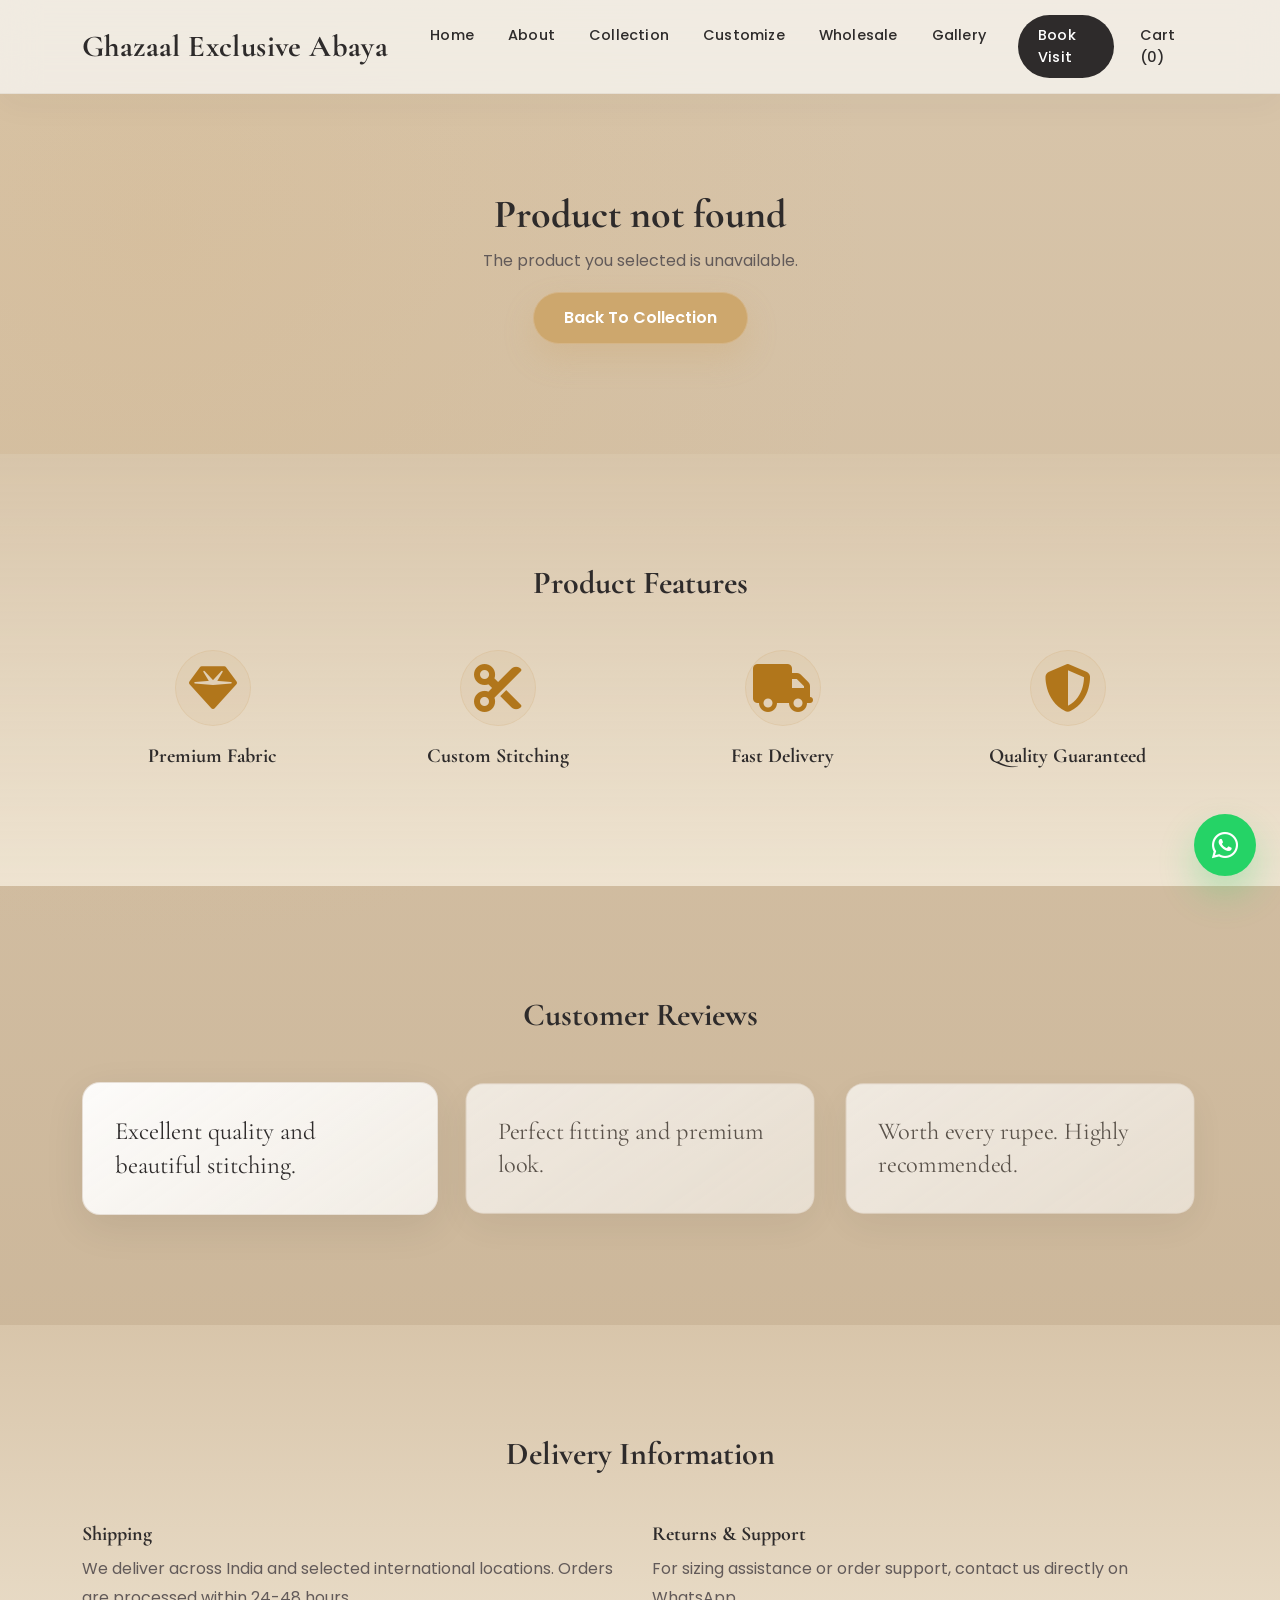
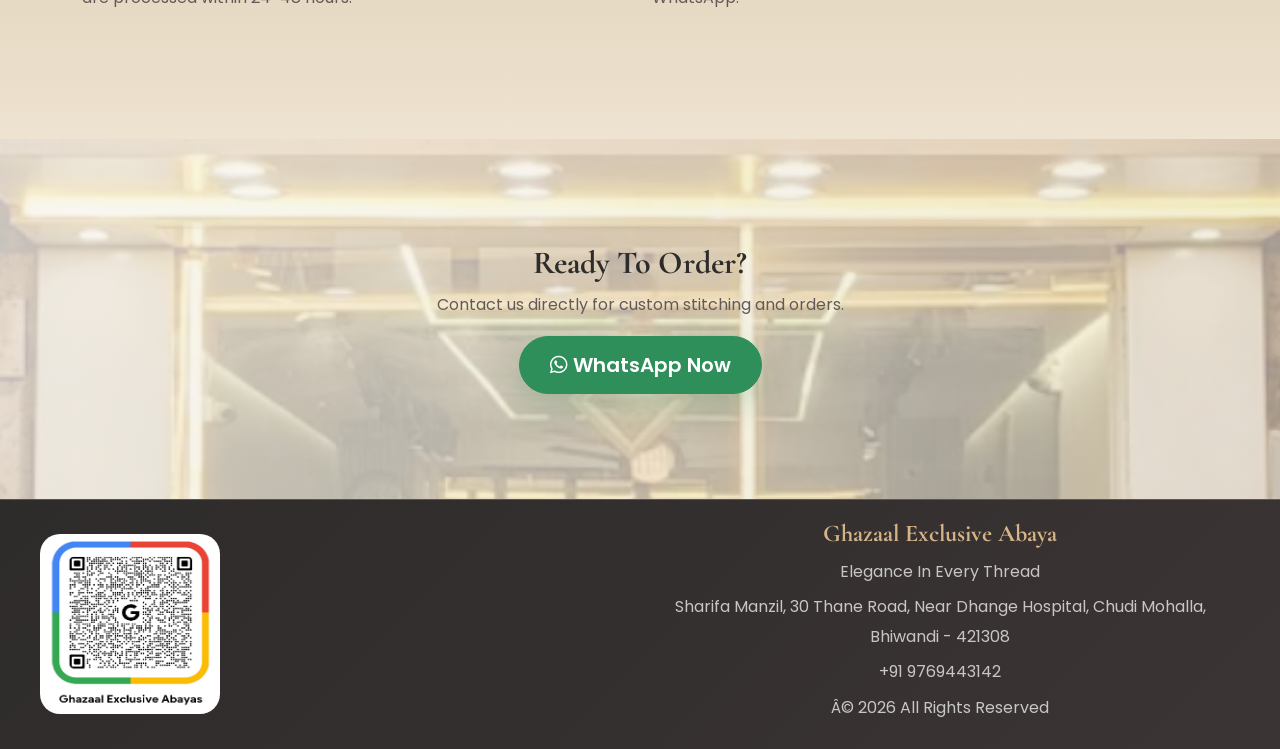
<file: product-details.html>
﻿<!DOCTYPE html>
<html lang="en">

<head>

    <meta charset="UTF-8">
    <meta name="viewport" content="width=device-width, initial-scale=1.0">

    <title>Product Details | Ghazaal Exclusive Abaya</title>

    <link href="https://cdn.jsdelivr.net/npm/bootstrap@5.3.3/dist/css/bootstrap.min.css" rel="stylesheet">

    <link rel="stylesheet" href="https://cdnjs.cloudflare.com/ajax/libs/font-awesome/6.5.2/css/all.min.css">

    <link href="https://unpkg.com/aos@2.3.4/dist/aos.css" rel="stylesheet">

    <link rel="stylesheet" href="css/style.css">

</head>

<body>

    <!-- Navbar -->

    <nav class="navbar navbar-expand-lg navbar-dark fixed-top custom-nav">

        <div class="container">

            <a class="navbar-brand fw-bold" href="index.html">
                Ghazaal Exclusive Abaya
            </a>

            <button class="navbar-toggler" data-bs-toggle="collapse" data-bs-target="#navbarNav">

                <span class="navbar-toggler-icon"></span>

            </button>

            <div class="collapse navbar-collapse" id="navbarNav">

                <ul class="navbar-nav ms-auto">

                    <li class="nav-item">
                        <a class="nav-link" href="index.html">Home</a>
                    </li>

                    <li class="nav-item">
                        <a class="nav-link" href="about.html">About</a>
                    </li>

                    <li class="nav-item">
                        <a class="nav-link" href="collection.html">Collection</a>
                    </li>

                    <li class="nav-item">
                        <a class="nav-link" href="customize.html">Customize</a>
                    </li>

                    <li class="nav-item"><a class="nav-link " href="Wholesale.html">Wholesale</a></li>


                    <li class="nav-item">
                        <a class="nav-link" href="gallery.html">Gallery</a>
                    </li>

                    <!-- <li class="nav-item">
                        <a class="nav-link" href="blog.html">Blog</a>
                    </li> -->

                    <li class="nav-item"><a class="nav-link nav-cta" href="contact.html">Book Visit</a></li>

                    <li class="nav-item"><a class="nav-link" href="addorder.html?cart=1" data-cart-link>Cart (<span data-cart-count>0</span>)</a></li>

                </ul>

            </div>

        </div>

    </nav>

    <!-- Product Section -->

    <section class="section-padding" style="margin-top:80px;">

        <div class="container">

            <div class="row g-5 align-items-center" id="productDetails"></div>

        </div>

    </section>

    <!-- Product Features -->

    <section class="section-padding bg-dark-section">

        <div class="container">

            <div class="text-center mb-5">

                <h2>Product Features</h2>

            </div>

            <div class="row text-center">

                <div class="col-md-3">

                    <i class="fas fa-gem feature-icon"></i>

                    <h5>Premium Fabric</h5>

                </div>

                <div class="col-md-3">

                    <i class="fas fa-cut feature-icon"></i>

                    <h5>Custom Stitching</h5>

                </div>

                <div class="col-md-3">

                    <i class="fas fa-truck feature-icon"></i>

                    <h5>Fast Delivery</h5>

                </div>

                <div class="col-md-3">

                    <i class="fas fa-shield-alt feature-icon"></i>

                    <h5>Quality Guaranteed</h5>

                </div>

            </div>

        </div>

    </section>

    <!-- Reviews -->

    <section class="section-padding">

        <div class="container">

            <div class="text-center mb-5">

                <h2>Customer Reviews</h2>

            </div>

            <div class="row">

                <div class="col-md-4">

                    <div class="review-card">

                        <p>
                            Excellent quality and beautiful stitching.
                        </p>

                    </div>

                </div>

                <div class="col-md-4">

                    <div class="review-card">

                        <p>
                            Perfect fitting and premium look.
                        </p>

                    </div>

                </div>

                <div class="col-md-4">

                    <div class="review-card">

                        <p>
                            Worth every rupee. Highly recommended.
                        </p>

                    </div>

                </div>

            </div>

        </div>

    </section>

    <!-- Delivery Information -->

    <section class="section-padding bg-dark-section">

        <div class="container">

            <div class="text-center mb-5">

                <h2>Delivery Information</h2>

            </div>

            <div class="row">

                <div class="col-md-6">

                    <h5>Shipping</h5>

                    <p>
                        We deliver across India and selected international locations.
                        Orders are processed within 24-48 hours.
                    </p>

                </div>

                <div class="col-md-6">

                    <h5>Returns & Support</h5>

                    <p>
                        For sizing assistance or order support,
                        contact us directly on WhatsApp.
                    </p>

                </div>

            </div>

        </div>

    </section>

    <!-- Related Products -->

    <section class="section-padding">

        <div class="container">

            <div class="text-center mb-5">

                <h2>Related Products</h2>

            </div>

            <div class="row g-4" id="relatedProducts"></div>

        </div>

    </section>

    <!-- WhatsApp CTA -->

    <section class="whatsapp-banner">

        <div class="container text-center">

            <h2>
                Ready To Order?
            </h2>

            <p>
                Contact us directly for custom stitching and orders.
            </p>

            <a href="https://wa.me/919769443142" class="btn btn-success btn-lg">

                <i class="fab fa-whatsapp"></i>
                WhatsApp Now

            </a>

        </div>

    </section>

    <!-- Footer -->

    <footer class="footer">
        <div class="col-md-6 QR-Code">
            <img src="./Images/QR-Code Google.png" alt="">
        </div>

        <div class="container text-center">

            <h4 class="Footer-Ghazaal">Ghazaal Exclusive Abaya</h4>

            <p>
                Elegance In Every Thread
            </p>

            <p>
                Sharifa Manzil,
                30 Thane Road,
                Near Dhange Hospital,
                Chudi Mohalla,
                Bhiwandi - 421308
            </p>

            <p>
                +91 9769443142
            </p>

            <p>
                Â© 2026 All Rights Reserved
            </p>

        </div>

    </footer>

    <a href="https://wa.me/919769443142" class="whatsapp-float">

        <i class="fab fa-whatsapp"></i>

    </a>

    <script src="https://cdn.jsdelivr.net/npm/bootstrap@5.3.3/dist/js/bootstrap.bundle.min.js"></script>

    <script src="https://unpkg.com/aos@2.3.4/dist/aos.js"></script>

    <script src="js/script.js"></script>
    <script src="js/bottom-nav.js"></script>
    <script src="js/products.js"></script>
    <script src="js/cart.js"></script>
    <script src="js/product-pages.js"></script>

</body>

</html>
</file>
<file: css/style.css>
@import url('https://fonts.googleapis.com/css2?family=Cormorant+Garamond:wght@500;600;700&family=Poppins:wght@300;400;500;600&display=swap');

/* ===================================
   GHAZAAL EXCLUSIVE ABAYA
   Premium Champagne & Gold Theme
=================================== */

:root {
    --primary: #D5B587;
    --primary-dark: #CDA76D;
    --champagne: #E8E1D8;
    --background: #D8C5AA;
    --white: #FFFFFF;
    --heading: #2E2B2B;
    --text: #625A59;
    --border: #E5DDD3;
    --shadow: 0 12px 40px rgba(0, 0, 0, .08);
    --primary-gold: var(--primary);
    --dark-gold: #b1761b;
    --soft-rose: #F0E6E0;
    --deep-mulberry: #4B3438;
    --shadow-hover: 0 30px 70px rgba(46, 43, 43, 0.16);
    --radius-lg: 18px;
    --radius-md: 16px;
    --transition: all 0.35s ease;
}

/* Google review details: enhances the existing review cards without altering their layout. */
.review-card {
    display: flex;
    flex-direction: column;
    padding: 32px;
    background: linear-gradient(145deg, rgba(255, 255, 255, 0.94), rgba(248, 246, 242, 0.84)) !important;
    transition: transform 0.35s ease, border-color 0.35s ease, box-shadow 0.35s ease;
}

.review-card:hover {
    border-color: var(--primary-gold) !important;
    box-shadow: 0 18px 42px rgba(35, 28, 19, 0.16) !important;
}

.reviewer-meta {
    display: flex;
    align-items: center;
    gap: 12px;
    margin-bottom: 20px;
}

.reviewer-avatar {
    display: inline-flex;
    align-items: center;
    justify-content: center;
    flex: 0 0 44px;
    width: 44px;
    height: 44px;
    border: 1px solid var(--primary-gold);
    border-radius: 50%;
    background: var(--heading);
    color: var(--primary-gold) !important;
    font-family: 'Cormorant Garamond', serif;
    font-size: 1.45rem;
    font-weight: 700;
    letter-spacing: 0;
}

.reviewer-meta h3 {
    margin: 0 0 2px;
    color: var(--heading);
    font-family: 'Cormorant Garamond', serif;
    font-size: 1.4rem;
    font-weight: 700;
}

.review-card .review-verified {
    display: block;
    color: var(--dark-gold);
    font-size: 0.67rem;
    font-weight: 600;
    letter-spacing: 0.9px;
    line-height: 1.3;
}

.review-verified i,
.review-google-icon {
    color: var(--primary-gold);
}

.review-google-icon {
    margin-left: auto;
    font-size: 1.1rem;
    opacity: 0.9;
}

.review-card p {
    margin-bottom: 0;
}

.review-read-more {
    display: inline-flex;
    align-items: center;
    gap: 5px;
    width: fit-content;
    margin-top: auto;
    padding-top: 18px;
    color: var(--dark-gold);
    font-size: 0.78rem;
    font-weight: 600;
    letter-spacing: 0.8px;
    text-transform: uppercase;
    text-decoration: none;
    transition: color 0.25s ease, gap 0.25s ease;
}

.review-read-more:hover,
.review-read-more:focus-visible {
    color: var(--heading);
    gap: 9px;
}

.review-cta {
    margin-top: 48px;
}

.review-cta h3 {
    margin-bottom: 8px;
    color: var(--heading);
    font-size: clamp(1.8rem, 3vw, 2.35rem);
}

.review-cta p {
    margin-bottom: 22px;
    color: var(--muted);
}

.review-cta .btn i {
    margin-right: 7px;
}

@media (max-width: 767.98px) {
    .review-card {
        padding: 28px;
    }

    .review-cta {
        margin-top: 38px;
    }
}

* {
    margin: 0;
    padding: 0;
    box-sizing: border-box;
}

html {
    scroll-behavior: smooth;
}

body {
    font-family: 'Poppins', sans-serif;
    background: var(--background);
    color: var(--text);
    overflow-x: hidden;
}

a {
    text-decoration: none;
}

img {
    display: block;
    max-width: 100%;
}

p {
    color: var(--text);
    line-height: 1.85;
}

h1,
h2,
h3,
h4,
h5,
h6 {
    font-family: 'Cormorant Garamond', serif;
    color: var(--heading);
    font-weight: 700;
    letter-spacing: 0;
}

.section-padding {
    padding: 110px 0;
}

.eyebrow {
    display: inline-flex;
    align-items: center;
    gap: 12px;
    color: var(--dark-gold);
    font-size: 0.78rem;
    font-weight: 600;
    letter-spacing: 2px;
    text-transform: uppercase;
    margin-bottom: 16px;
}

.eyebrow::before {
    content: '';
    width: 36px;
    height: 1px;
    background: var(--primary-gold);
}

.section-heading {
    max-width: 720px;
    margin: 0 auto 52px;
}

.section-heading h2 {
    font-size: clamp(2.3rem, 5vw, 4rem);
    margin-bottom: 0;
}



.loader {
    position: fixed;
    inset: 0;
    z-index: 10000;
    display: grid;
    place-items: center;
    background: var(--background);
    transition: opacity .6s, visibility .6s;
}

.loader.hidden {
    opacity: 0;
    visibility: hidden;
}

.loader-mark {
    width: 305px;
    height: 300px;
    aspect-ratio: 1;
    padding: clamp(22px, 5vw, 42px);
    object-fit: contain;
    object-position: center;
    border-radius: 0% 50%;
    background: rgba(255, 255, 255, .04);
    border: 1px solid var(--primary-dark);
    box-shadow: 0 0 42px var(--primary-dark), 0 0 60px var(--primary);
    animation: pulse 1.2s infinite alternate;
}

.loader-line {
    position: absolute;
    width: min(260px, 60vw);
    height: 2px;
    background: linear-gradient(90deg, transparent, var(--blue), var(--purple), transparent);
    transform: translateY(78px);
    animation: scan 1.2s infinite;
}


/* ===================================
   NAVBAR
=================================== */

.custom-nav {
    background: rgba(248, 246, 242, 0.78);
    border-bottom: 1px solid rgba(229, 221, 211, 0.82);
    backdrop-filter: blur(18px);
    box-shadow: 0 10px 35px rgba(46, 43, 43, 0.04);
    padding: 16px 0;
    transition: var(--transition);
}

.navbar-brand {
    color: var(--heading) !important;
    font-family: 'Cormorant Garamond', serif;
    font-size: 1.9rem;
    font-weight: 700;
    display: flex;
    gap: 5px;
}

.navbar-toggler {
    border: 1px solid var(--border);
    border-radius: 12px;
    padding: 9px 11px;
}

.navbar-brand .Gazala-Logo {
    width: 50px;
    border-radius: 50px;
}

.navbar-toggler:focus {
    box-shadow: 0 0 0 0.18rem rgba(213, 181, 135, 0.25);
}

.navbar-toggler-icon {
    background-image: url("data:image/svg+xml,%3csvg xmlns='http://www.w3.org/2000/svg' viewBox='0 0 30 30'%3e%3cpath stroke='rgba%2846, 43, 43, 0.86%29' stroke-linecap='round' stroke-miterlimit='10' stroke-width='2' d='M4 7h22M4 15h22M4 23h22'/%3e%3c/svg%3e");
}

.nav-link {
    color: var(--heading) !important;
    font-size: 0.9rem;
    font-weight: 500;
    margin-left: 18px;
    position: relative;
    transition: var(--transition);
}

.nav-link::after {
    content: '';
    position: absolute;
    left: 0;
    bottom: 4px;
    width: 0;
    height: 1px;
    background: var(--dark-gold);
    transition: var(--transition);
}

.nav-link:hover,
.nav-link:focus {
    color: var(--dark-gold) !important;
}

.nav-link:hover::after,
.nav-link:focus::after {
    width: 100%;
}

.nav-cta {
    background: var(--heading);
    color: var(--white) !important;
    border-radius: 999px;
    padding: 11px 20px !important;
    margin-left: 24px;
}

.nav-cta::after {
    display: none;
}

.nav-cta:hover,
.nav-cta:focus {
    background: var(--dark-gold);
    color: var(--white) !important;
    transform: translateY(-2px);
}

/* ===================================
   BUTTONS
=================================== */

.btn {
    border-radius: 999px;
    font-weight: 600;
    padding: 13px 30px;
    transition: var(--transition);
}

.btn-customize-whatsapp{
    background: var(--primary-dark);
    border: 1px solid var(--primary-gold);
    color: var(--white);
    box-shadow: 0 16px 32px rgba(205, 167, 109, 0.25);
}

.btn-customize-whatsapp:hover{
    background: #25D366;;
    border: 1px solid var(--primary-gold);
    color: var(--white);
    box-shadow: 0 16px 32px rgba(205, 167, 109, 0.25);
}

.btn-customize-collection{
    border: 2px solid var(--primary-gold);
    color: var(--white);
    box-shadow: 0 16px 32px rgba(205, 167, 109, 0.25);
}

.btn-customize-collection:hover{
    background: var(--primary-dark);
    border: 2px solid var(--primary-gold);
    color: var(--white);
    box-shadow: 0 16px 32px rgba(205, 167, 109, 0.25);
}

.btn-gold {
    background: var(--primary-dark);
    border: 1px solid var(--primary-gold);
    color: var(--white);
    box-shadow: 0 16px 32px rgba(205, 167, 109, 0.25);
}

.instruction-title{
    color: red;
}

.btn-gold:hover,
.btn-gold:focus {
    background: var(--dark-gold);
    border-color: var(--dark-gold);
    color: var(--white);
    transform: translateY(-3px);
    box-shadow: 0 20px 38px rgba(205, 167, 109, 0.32);
}

.btn-outline-luxe {
    background: rgba(255, 255, 255, 0.42);
    border: 1px solid var(--border);
    color: var(--heading);
    backdrop-filter: blur(14px);
}

.btn-outline-luxe:hover,
.btn-outline-luxe:focus {
    border-color: var(--primary-gold);
    color: var(--dark-gold);
    transform: translateY(-3px);
}

/* ===================================
   HERO
=================================== */

.hero-section {
    min-height: 100vh;
    display: flex;
    align-items: center;
    padding: 115px 0 52px;
    background:
        radial-gradient(circle at 12% 18%, rgba(213, 181, 135, 0.24), transparent 27%),
        radial-gradient(circle at 84% 12%, rgba(75, 52, 56, 0.10), transparent 30%),
        linear-gradient(135deg, var(--background) 0%, var(--champagne) 52%, var(--white) 100%);
}

#home {
    overflow-x: clip;
}

.contact-section {
    min-height: 40vh;
}

.hero-grid {
    min-height: calc(100vh - 170px);
}

.hero-section h1 {
    font-size: clamp(3.4rem, 7vw, 6.9rem);
    line-height: 0.92;
    max-width: 720px;
    margin-bottom: 24px;
}

.hero-lead {
    max-width: 610px;
    color: var(--text);
    font-size: clamp(1rem, 2vw, 1.22rem);
    margin-bottom: 32px;
}

.hero-actions {
    display: flex;
    flex-wrap: wrap;
    gap: 14px;
    margin-bottom: 36px;
}

.hero-metrics {
    display: grid;
    grid-template-columns: repeat(3, minmax(0, 1fr));
    gap: 14px;
    max-width: 570px;
}

.hero-metrics div {
    background: rgba(255, 255, 255, 0.58);
    border: 1px solid rgba(229, 221, 211, 0.78);
    border-radius: var(--radius-md);
    padding: 17px 16px;
    backdrop-filter: blur(18px);
}

.hero-metrics strong {
    display: block;
    color: var(--heading);
    font-family: 'Cormorant Garamond', serif;
    font-size: 1.42rem;
    line-height: 1;
}

.hero-metrics span {
    color: var(--text);
    font-size: 0.82rem;
}

.hero-visual {
    position: relative;
    max-width: 560px;
    margin-left: auto;
    border-radius: var(--radius-lg);
    padding: 14px;
    background: rgba(255, 255, 255, 0.48);
    border: 1px solid rgba(255, 255, 255, 0.78);
    box-shadow: var(--shadow);
    backdrop-filter: blur(16px);
}

.hero-visual::before {
    content: '';
    position: absolute;
    inset: 34px -18px -18px 42px;
    border: 1px solid rgba(213, 181, 135, 0.55);
    border-radius: var(--radius-lg);
    z-index: -1;
}

.hero-visual .hero-video {
    width: 100%;
    aspect-ratio: 4 / 5;
    object-fit: cover;
    object-position: center;
    border-radius: 18px;
}

.glass-note {
    position: absolute;
    left: -22px;
    bottom: 133px;
    min-width: 190px;
    padding: 18px 22px;
    background: rgba(255, 255, 255, 0.70);
    border: 1px solid rgba(255, 255, 255, 0.82);
    border-radius: var(--radius-md);
    box-shadow: var(--shadow);
    backdrop-filter: blur(16px);
}

.glass-note span {
    display: block;
    color: var(--dark-gold);
    font-size: 0.76rem;
    font-weight: 600;
    letter-spacing: 1.7px;
    text-transform: uppercase;
}

.glass-note strong {
    color: var(--heading);
    font-family: 'Cormorant Garamond', serif;
    font-size: 1.8rem;
    line-height: 1;
}

/* ===================================
   ABOUT
=================================== */

.about-section {
    background: var(--white);
}

.about-section h2,
.contact-section h2 {
    font-size: clamp(2.3rem, 5vw, 4rem);
    line-height: 1;
    margin-bottom: 22px;
}

.editorial-image {
    position: relative;
    border-radius: var(--radius-lg);
    overflow: hidden;
    box-shadow: var(--shadow);
}

.editorial-image::after {
    content: '';
    position: absolute;
    inset: 18px;
    border: 1px solid rgba(255, 255, 255, 0.68);
    border-radius: 16px;
    pointer-events: none;
}

.editorial-image img {
    width: 100%;
    aspect-ratio: 5 / 4;
    object-fit: cover;
}

.signature-list {
    display: grid;
    gap: 14px;
    margin-top: 28px;
}

.signature-list span {
    display: flex;
    align-items: center;
    gap: 12px;
    color: var(--heading);
    font-weight: 500;
}

.signature-list i {
    color: var(--dark-gold);
}

/* ===================================
   COLLECTIONS & CARDS
=================================== */

.collection-section,
.review-section,
.contact-section {
    background:
        linear-gradient(180deg, rgba(232, 225, 216, 0.52), rgba(248, 246, 242, 0.95)),
        var(--background);
}

.collection-card,
.service-card,
.review-card,
.blog-card {
    height: 100%;
    background: rgba(255, 255, 255, 0.78);
    border: 1px solid var(--border);
    border-radius: var(--radius-lg);
    box-shadow: var(--shadow);
    transition: var(--transition);
}

/* ===================================
   RETAIL & Wholesale
=================================== */

.retail-Wholesale-section {
    background: var(--white);
}

.retail-Wholesale-section .section-heading p {
    max-width: 590px;
    margin: 18px auto 0;
    font-size: 1.05rem;
}

.retail-Wholesale-image {
    position: relative;
    overflow: hidden;
    border-radius: var(--radius-lg);
    box-shadow: var(--shadow);
}

.retail-Wholesale-image::after {
    content: '';
    position: absolute;
    inset: 18px;
    border: 1px solid rgba(255, 255, 255, 0.68);
    border-radius: var(--radius-md);
    pointer-events: none;
}

.retail-Wholesale-image img {
    width: 100%;
    min-height: 620px;
    object-fit: cover;
}

.retail-image-note {
    position: absolute;
    right: 25px;
    bottom: 25px;
    z-index: 1;
    max-width: 250px;
    padding: 18px 21px;
    background: rgba(255, 255, 255, 0.82);
    border: 1px solid rgba(255, 255, 255, 0.72);
    border-radius: var(--radius-md);
    box-shadow: var(--shadow);
    backdrop-filter: blur(14px);
}

.retail-image-note span {
    display: block;
    margin-bottom: 4px;
    color: var(--dark-gold);
    font-size: 0.7rem;
    font-weight: 600;
    letter-spacing: 1.4px;
    text-transform: uppercase;
}

.retail-image-note strong {
    color: var(--heading);
    font-family: 'Cormorant Garamond', serif;
    font-size: 1.35rem;
    line-height: 1.05;
}

.retail-Wholesale-lead {
    margin-bottom: 25px;
}

.partner-cards {
    display: grid;
    gap: 18px;
}

.partner-card,
.why-card {
    background: linear-gradient(145deg, rgba(255, 255, 255, 0.92), rgba(232, 225, 216, 0.62));
    border: 1px solid var(--border);
    border-radius: var(--radius-lg);
    box-shadow: var(--shadow);
    transition: var(--transition);
}

.partner-card {
    padding: 27px 30px 29px;
}

.partner-card:hover,
.why-card:hover {
    transform: translateY(-7px);
    border-color: rgba(213, 181, 135, 0.85);
    box-shadow: var(--shadow-hover);
}

.partner-card__heading {
    display: flex;
    align-items: center;
    gap: 14px;
}

.partner-card__heading h3 {
    margin: 0;
    font-size: 2rem;
}

.partner-card__icon {
    display: inline-grid;
    width: 43px;
    height: 43px;
    place-items: center;
    color: var(--dark-gold);
    background: rgba(213, 181, 135, 0.2);
    border-radius: 50%;
}

.partner-list {
    display: grid;
    gap: 9px;
    margin: 20px 0 24px;
    padding: 0;
    list-style: none;
}

.partner-list li {
    color: var(--heading);
    font-size: 0.9rem;
}

.partner-list i {
    width: 19px;
    color: var(--dark-gold);
}

.business-process {
    margin-top: 90px;
}

.business-process__heading {
    margin-bottom: 34px;
}

.business-process__heading h3,
.retail-cta h3 {
    font-size: clamp(2rem, 4vw, 3.1rem);
    line-height: 1;
}

.process-steps {
    display: grid;
    grid-template-columns: repeat(4, 1fr);
    gap: 20px;
    margin: 0;
    padding: 0;
    list-style: none;
}

.process-steps li {
    position: relative;
    display: grid;
    justify-items: center;
    gap: 13px;
    text-align: center;
}

.process-steps li:not(:last-child)::after {
    content: '';
    position: absolute;
    top: 23px;
    left: calc(50% + 38px);
    width: calc(100% - 38px);
    height: 1px;
    background: var(--primary-gold);
}

.process-step__number {
    display: grid;
    z-index: 1;
    width: 47px;
    height: 47px;
    place-items: center;
    color: var(--white);
    background: var(--heading);
    border: 1px solid var(--primary-gold);
    border-radius: 50%;
    font-size: 0.76rem;
    font-weight: 600;
    letter-spacing: 1px;
}

.process-steps strong {
    max-width: 170px;
    color: var(--heading);
    font-size: 0.92rem;
    font-weight: 600;
}

.why-card {
    display: grid;
    min-height: 170px;
    padding: 27px 22px;
    align-content: center;
    text-align: center;
}

.why-card i {
    margin-bottom: 17px;
    color: var(--dark-gold);
    font-size: 1.85rem;
}

.why-card h4 {
    margin: 0;
    font-size: 1.45rem;
    line-height: 1.1;
}

.retail-cta {
    display: flex;
    align-items: center;
    justify-content: space-between;
    gap: 32px;
    margin-top: 70px;
    padding: 43px 48px;
    background: linear-gradient(135deg, rgba(232, 225, 216, 0.82), rgba(255, 255, 255, 0.9));
    border: 1px solid var(--border);
    border-radius: var(--radius-lg);
    box-shadow: var(--shadow);
}

.retail-cta .eyebrow {
    margin-bottom: 11px;
}

.retail-cta h3 {
    margin-bottom: 12px;
}

.retail-cta p {
    max-width: 660px;
    margin: 0;
}

.retail-cta__actions {
    display: flex;
    flex: 0 0 auto;
    flex-wrap: wrap;
    gap: 12px;
}

.retail-cta__actions .btn i {
    margin-right: 7px;
}

.collection-card {
    min-height: 245px;
    padding: 34px;
    position: relative;
    overflow: hidden;
}

.collection-card::after {
    content: '';
    position: absolute;
    right: 30px;
    bottom: 30px;
    width: 58px;
    height: 1px;
    background: var(--primary-gold);
}

.collection-card span {
    color: var(--dark-gold);
    font-family: 'Cormorant Garamond', serif;
    font-size: 1.4rem;
}

.collection-card h3 {
    font-size: 2rem;
    margin: 26px 0 12px;
}

.collection-card p {
    margin-bottom: 0;
}

.collection-card:hover,
.service-card:hover,
.review-card:hover,
.blog-card:hover,
.product-card:hover {
    transform: translateY(-9px);
    border-color: rgba(213, 181, 135, 0.85);
    box-shadow: var(--shadow-hover);
}

.collection-card img {
    height: 500px;
    width: 100%;
    border-radius: 20px;
}

/* ===================================
   PRODUCTS
=================================== */

.product-section,
.gallery-section,
.blog-section {
    background: var(--white);
}

.product-card {
    height: 100%;
    background: var(--white);
    border: 1px solid var(--border);
    border-radius: var(--radius-lg);
    overflow: hidden;
    box-shadow: var(--shadow);
    transition: var(--transition);
    cursor: pointer;
}

.product-card img {
    width: 100%;
    height: 340px;
    object-fit: cover;
    transition: transform 0.55s ease;
}

.product-card:hover img {
    transform: scale(1.045);
}

.product-card div {
    padding: 22px 22px 24px;
}

.product-card h3 {
    font-size: 1.55rem;
    margin-bottom: 7px;
}

.product-card p {
    color: var(--dark-gold);
    font-weight: 700;
    margin-bottom: 0;
}

.product-filter {
    display: flex;
    flex-wrap: nowrap;
    align-items: center;
    justify-content: center;
    gap: 0.85rem;
    padding: 0.75rem 0.85rem;
    background: rgba(255, 255, 255, 0.92);
    border: 1px solid rgba(229, 221, 211, 0.9);
    border-radius: calc(var(--radius-lg) * 0.7);
    overflow-x: auto;
    -webkit-overflow-scrolling: touch;
    scrollbar-width: none;
}

.product-filter::-webkit-scrollbar {
    width: 0;
    height: 0;
}

.product-filter-btn {
    flex: 0 0 auto;
    border: 1px solid var(--border);
    border-radius: 999px;
    padding: 0.68rem 1.05rem;
    background: var(--white);
    color: var(--heading);
    font-weight: 600;
    letter-spacing: 0.02em;
    transition: var(--transition);
}

.product-filter-btn:hover,
.product-filter-btn:focus {
    background: rgba(213, 181, 135, 0.14);
    color: var(--heading);
    outline: none;
}

.product-filter-btn.active {
    background: var(--primary-dark);
    border-color: var(--primary-dark);
    color: var(--white);
    box-shadow: 0 12px 24px rgba(46, 43, 43, 0.14);
}

.no-products-message {
    color: var(--text);
    font-size: 1rem;
    font-weight: 500;
    padding: 1.5rem 0;
}

/* ===================================
   PRODUCT DETAIL GALLERY
=================================== */

.product-gallery {
    width: 100%;
}

.product-gallery__viewport {
    position: relative;
    overflow: hidden;
    aspect-ratio: 4 / 5;
    border: 1px solid rgba(255, 255, 255, 0.72);
    border-radius: 22px;
    background: rgba(255, 255, 255, 0.45);
    box-shadow: 0 20px 48px rgba(46, 43, 43, 0.16);
}

.product-gallery__track {
    display: flex;
    height: 100%;
    transition: transform 420ms cubic-bezier(0.22, 0.61, 0.36, 1);
    will-change: transform;
}

.product-gallery__slide {
    flex: 0 0 100%;
    min-width: 0;
}

.product-gallery__slide img {
    width: 100%;
    height: 100%;
    object-fit: cover;
    object-position: center;
}

.product-gallery__arrow {
    position: absolute;
    top: 50%;
    z-index: 1;
    width: 48px;
    height: 48px;
    display: grid;
    place-items: center;
    border: 1px solid rgba(255, 255, 255, 0.8);
    border-radius: 50%;
    background: rgba(255, 255, 255, 0.78);
    color: var(--heading);
    box-shadow: 0 8px 22px rgba(46, 43, 43, 0.14);
    cursor: pointer;
    transform: translateY(-50%);
    transition: background 0.25s ease, color 0.25s ease;
}

.product-gallery__arrow:hover,
.product-gallery__arrow:focus-visible {
    background: var(--primary-dark);
    color: var(--white);
    outline: none;
}

.product-gallery__arrow--previous {
    left: 18px;
    display: none;
}

.product-gallery__arrow--next {
    right: 18px;
    display: none;
}

.product-gallery__dots {
    display: flex;
    justify-content: center;
    gap: 8px;
    padding-top: 16px;
    display: none !important;
}

.product-gallery__dot {
    width: 8px;
    height: 8px;
    padding: 0;
    border: 0;
    border-radius: 999px;
    background: rgba(46, 43, 43, 0.28);
    cursor: pointer;
    transition: width 0.25s ease, background 0.25s ease;
}

.product-gallery__dot.is-active {
    width: 28px;
    background: var(--primary-dark);
}

.product-gallery__dot:focus-visible {
    outline: 2px solid var(--dark-gold);
    outline-offset: 3px;
}

/* ===================================
   SERVICES
=================================== */

.service-section {
    background: var(--background);
}

.service-card {
    padding: 36px 26px;
}

.service-card i {
    color: var(--dark-gold);
    font-size: 2.4rem;
    margin-bottom: 20px;
}

.service-card h3 {
    font-size: 1.7rem;
}

.service-card p {
    margin-bottom: 0;
}

/* ===================================
   GALLERY
=================================== */

.gallery-grid {
    display: grid;
    grid-template-columns: repeat(4, minmax(0, 1fr));
    gap: 18px;
}

.gallery-grid img {
    width: 100%;
    height: 420px;
    object-fit: cover;
    border-radius: var(--radius-lg);
    box-shadow: var(--shadow);
    transition: var(--transition);
}

.gallery-grid img:nth-child(even) {
    margin-top: 42px;
}

.gallery-grid img:hover {
    transform: translateY(-8px) scale(1.015);
}

/* ===================================
   REVIEWS, CTA, BLOG
=================================== */

.review-card {
    padding: 34px;
}

.stars {
    color: var(--primary-gold);
    letter-spacing: 3px;
    margin-bottom: 20px;
}

.review-card p {
    color: var(--heading);
    font-family: 'Cormorant Garamond', serif;
    font-size: 1.55rem;
    line-height: 1.35;
}

.review-card span {
    color: var(--dark-gold);
    font-size: 0.82rem;
    font-weight: 600;
    letter-spacing: 1.5px;
    text-transform: uppercase;
}

.whatsapp-banner {
    padding: 105px 0;
    background:
        linear-gradient(135deg, rgba(46, 43, 43, 0.78), rgba(75, 52, 56, 0.54)),
        url('../Images/Ghazaal Banner.png') center / cover;
}

.cta-panel {
    max-width: 820px;
    margin: 0 auto;
    padding: 58px 42px;
    background: rgba(255, 255, 255, 0.76);
    border: 1px solid rgba(255, 255, 255, 0.72);
    border-radius: var(--radius-lg);
    box-shadow: var(--shadow-hover);
    backdrop-filter: blur(18px);
}

.cta-panel h2 {
    font-size: clamp(2.2rem, 5vw, 4rem);
    line-height: 1;
    margin-bottom: 28px;
}

.blog-card {
    display: flex;
    align-items: end;
    min-height: 220px;
    padding: 34px;
    color: var(--heading);
    font-family: 'Cormorant Garamond', serif;
    font-size: 2rem;
    font-weight: 700;
    background:
        linear-gradient(135deg, rgba(255, 255, 255, 0.84), rgba(232, 225, 216, 0.70)),
        var(--white);
}

/* ===================================
   CONTACT & FOOTER
=================================== */

.contact-form {
    display: grid;
    gap: 16px;
    padding: 28px;
    background: rgba(255, 255, 255, 0.72);
    border: 1px solid var(--border);
    border-radius: var(--radius-lg);
    box-shadow: var(--shadow);
}

.form-control {
    min-height: 55px;
    background: var(--white);
    border: 1px solid var(--border);
    border-radius: 14px;
    color: var(--heading);
    padding: 14px 18px;
}

.form-control::placeholder {
    color: rgba(98, 90, 89, 0.62);
}

.form-control:focus {
    background: var(--white);
    border-color: var(--primary-gold);
    box-shadow: 0 0 0 0.2rem rgba(213, 181, 135, 0.18);
    color: var(--heading);
}

textarea {
    resize: none;
}

.footer {
    background: var(--heading);
    padding: 58px 0;
    display: flex;
    justify-content: center;
    align-items: center;
    padding: 20px 40px;
}

.footer h2 {
    color: var(--primary-gold);
    font-size: 2.4rem;
}

.Footer-Ghazaal {
    color: var(--primary-gold);
}

.footer p {
    color: rgba(255, 255, 255, 0.72);
    margin-bottom: 6px;
}

.footer-points {
    color: var(--primary-dark);
}

.QR-Code img {
    width: 180px;
    height: 180px;
    border-radius: 20px;
}

.whatsapp-float {
    position: fixed;
    right: 24px;
    bottom: 24px;
    z-index: 9999;
    width: 62px;
    height: 62px;
    display: flex;
    align-items: center;
    justify-content: center;
    background: #25D366;
    color: var(--white);
    border-radius: 50%;
    box-shadow: 0 18px 36px rgba(37, 211, 102, 0.28);
    font-size: 1.85rem;
    transition: var(--transition);
}

.whatsapp-float:hover {
    color: var(--white);
    transform: translateY(-4px) scale(1.05);
}

.instagram-float {
    position: fixed;
    right: 100px;
    bottom: 24px;
    z-index: 9999;
    width: 62px;
    height: 62px;
    display: flex;
    align-items: center;
    justify-content: center;
    /* background: #c524aa; */
    background: radial-gradient(circle at 30% 107%, #fdf497 0%, #fd5949 45%, #c524aa 60%, #285aeb 90%);
    color: var(--white);
    border-radius: 50%;
    box-shadow: 0 18px 36px rgba(199, 35, 117, 0.28);
    font-size: 1.85rem;
    transition: var(--transition);
}

.instagram-float:hover {
    color: var(--white);
    transform: translateY(-4px) scale(1.05);
}

#backToTop {
    box-shadow: var(--shadow);
    transition: var(--transition);
    background: var(--dark-gold) !important;
}

::-webkit-scrollbar {
    width: 10px;
}

::-webkit-scrollbar-track {
    background: var(--champagne);
}

::-webkit-scrollbar-thumb {
    background: var(--primary-gold);
    border-radius: 999px;
}

/* ===================================
   COMPATIBILITY FOR OTHER PAGES
=================================== */

.bg-dark-section {
    background: var(--background);
}

.feature-icon {
    color: var(--dark-gold);
    font-size: 3rem;
    margin-bottom: 18px;
}

.About-Img-Part {
    display: flex;
    justify-content: center;
}

.About-img,
.Collection-Abayas-Img,
#gallery img {
    border-radius: var(--radius-lg);
}

.Collection-Abayas-Img {
    width: 700px;
    height: 400px;
}

#faqAccordion .accordion-item {
    background: var(--white);
    border: 1px solid var(--border);
    border-radius: var(--radius-md);
    overflow: hidden;
    margin-bottom: 15px;
}

#faqAccordion .accordion-button {
    background: var(--white);
    color: var(--heading);
    font-weight: 600;
    padding: 20px;
    box-shadow: none;
}

#faqAccordion .accordion-button:not(.collapsed),
#faqAccordion .accordion-button:hover {
    color: var(--dark-gold);
}

#faqAccordion .accordion-body {
    background: var(--background);
    color: var(--text);
    line-height: 1.8;
}

/* ===================================
   LUXURY VISUAL REFINEMENTS
=================================== */

body {
    background:
        radial-gradient(circle at 12% 10%, rgba(213, 181, 135, 0.28), transparent 30%),
        linear-gradient(180deg, rgba(216, 197, 170, 0.96), rgba(188, 164, 133, 0.72)),
        var(--background) !important;
    color: var(--text) !important;
    text-rendering: optimizeLegibility;
}

body::selection {
    background: rgba(213, 181, 135, 0.38);
    color: var(--heading);
}

.custom-nav {
    background: rgba(255, 255, 255, 0.76);
    border-bottom: 1px solid rgba(229, 221, 211, 0.9);
    box-shadow: 0 14px 36px rgba(46, 43, 43, 0.07);
}

.navbar-brand {
    letter-spacing: 0.4px;
}

.nav-link {
    letter-spacing: 0.2px;
    padding-top: 10px !important;
    padding-bottom: 10px !important;
}

.nav-link.active {
    color: var(--primary-dark) !important;
}

.nav-link.active::after {
    width: 100%;
}

.hero-section,
.blog-hero {
    background:
        radial-gradient(circle at 15% 16%, rgba(213, 181, 135, 0.30), transparent 28%),
        radial-gradient(circle at 88% 12%, rgba(46, 43, 43, 0.10), transparent 26%),
        linear-gradient(135deg, #D8C5AA 0%, #E0D0B8 48%, #F1E8D9 100%) !important;
    color: var(--text) !important;
}

.lead {
    color: var(--text);
    line-height: 1.85;
}

.display-3,
.display-4 {
    color: var(--heading);
    line-height: 0.98;
}

.section-padding,
.py-5 {
    background-color: transparent;
}

.bg-black,
.bg-dark-section {
    background:
        linear-gradient(180deg, rgba(216, 197, 170, 0.72), rgba(240, 230, 212, 0.92)),
        var(--background) !important;
    color: var(--text) !important;
}

.text-white,
.bg-black h1,
.bg-black h2,
.bg-black h3,
.bg-dark-section h1,
.bg-dark-section h2,
.bg-dark-section h3,
.whatsapp-banner h1,
.whatsapp-banner h2,
.whatsapp-banner h3 {
    color: var(--heading) !important;
}

.btn-gold,
.btn-warning {
    background: var(--primary-dark) !important;
    border-color: var(--primary) !important;
    color: var(--white) !important;
    box-shadow: 0 14px 30px rgba(205, 167, 109, 0.28);
}

.cart-btn-size {
    height: 50px;
}

.btn-gold:hover,
.btn-gold:focus,
.btn-warning:hover,
.btn-warning:focus {
    background: var(--primary-dark) !important;
    border-color: var(--primary-dark) !important;
    color: var(--white) !important;
    transform: translateY(-4px);
}

.btn-success {
    background: #2F8F5B !important;
    border-color: #2F8F5B !important;
    color: var(--white) !important;
    box-shadow: 0 14px 30px rgba(47, 143, 91, 0.2);
}

.btn-success:hover,
.btn-success:focus {
    background: #24754A !important;
    border-color: #24754A !important;
    color: var(--white) !important;
    transform: translateY(-4px);
}

.btn-outline-light {
    background: rgba(255, 255, 255, 0.66);
    border-color: var(--border);
    color: var(--heading);
}

.btn-outline-light:hover,
.btn-outline-light:focus,
.btn-outline-light.active {
    background: var(--primary);
    border-color: var(--primary);
    color: var(--white);
    transform: translateY(-4px);
}

.collection-card,
.service-card,
.review-card,
.blog-card,
.product-card,
.contact-form,
#faqAccordion .accordion-item {
    background:
        linear-gradient(145deg, rgba(255, 255, 255, 0.92), rgba(248, 246, 242, 0.82)) !important;
    border: 1px solid rgba(229, 221, 211, 0.92) !important;
    border-radius: 18px !important;
    box-shadow: var(--shadow) !important;
}

.collection-card,
.service-card,
.review-card,
.blog-card,
.product-card {
    position: relative;
    overflow: hidden;
}

.collection-card::before,
.service-card::before,
.review-card::before,
.blog-card::before,
.product-card::before {
    content: '';
    position: absolute;
    inset: 0;
    background: linear-gradient(135deg, rgba(213, 181, 135, 0.14), transparent 42%);
    opacity: 0;
    transition: opacity 0.35s ease;
    pointer-events: none;
}

.collection-card:hover::before,
.service-card:hover::before,
.review-card:hover::before,
.blog-card:hover::before,
.product-card:hover::before {
    opacity: 1;
}

.product-card img,
.editorial-image img,
.About-img,
.Collection-Abayas-Img,
.img-fluid.rounded,
#gallery img {
    border-radius: 18px !important;
    box-shadow: var(--shadow);
}

.badge.bg-danger,
.badge.bg-warning {
    background: rgba(213, 181, 135, 0.95) !important;
    border: 1px solid rgba(255, 255, 255, 0.62);
    color: var(--heading) !important;
    border-radius: 999px;
    padding: 8px 12px;
    font-weight: 600;
}

.feature-icon {
    display: inline-flex;
    align-items: center;
    justify-content: center;
    width: 76px;
    height: 76px;
    background: rgba(213, 181, 135, 0.16);
    border: 1px solid rgba(213, 181, 135, 0.32);
    border-radius: 50%;
}

.form-control,
select.form-control {
    border-radius: 18px;
    box-shadow: inset 0 1px 0 rgba(255, 255, 255, 0.72);
}

.ratio {
    border: 1px solid var(--border);
    border-radius: 18px;
    overflow: hidden;
    box-shadow: var(--shadow);
}

.blog-hero {
    padding: 145px 0 90px;
    text-align: center;
}

.blog-hero h1,
.gallery-title h1 {
    color: var(--heading) !important;
}

.blog-content {
    padding: 26px;
}

.blog-card:has(.blog-content) {
    display: block !important;
    min-height: 0;
    padding: 0 !important;
    color: var(--text);
    font-family: 'Poppins', sans-serif;
    font-size: 1rem;
}

.blog-card:has(.blog-content) img {
    height: 255px;
    object-fit: cover;
}

.blog-content h4 {
    color: var(--heading) !important;
    font-family: 'Cormorant Garamond', serif;
    font-size: 1.65rem;
}

.blog-content p {
    color: var(--text) !important;
}

.read-btn {
    background: var(--primary) !important;
    color: var(--white) !important;
    border: 1px solid var(--primary);
    border-radius: 999px;
    box-shadow: 0 12px 24px rgba(205, 167, 109, 0.22);
    transition: var(--transition);
}

.read-btn:hover,
.read-btn:focus {
    background: var(--primary-dark) !important;
    border-color: var(--primary-dark);
    color: var(--white) !important;
    transform: translateY(-4px);
}

.gallery-section {
    background:
        linear-gradient(180deg, rgba(231, 221, 206, 0.9), rgba(212, 198, 175, 0.78)),
        var(--background) !important;
    color: var(--text) !important;
    padding: 120px 0 80px;
}

.gallery-title {
    color: var(--text);
}

.gallery-item {
    border-radius: 18px !important;
    border: 1px solid rgba(229, 221, 211, 0.9) !important;
    box-shadow: var(--shadow) !important;
}

.gallery-item img {
    transition: transform 0.55s ease, filter 0.55s ease;
}

.gallery-item:hover img {
    filter: saturate(1.04) contrast(1.02);
}

.overlay {
    background: rgba(46, 43, 43, 0.34) !important;
    backdrop-filter: blur(3px);
}

.overlay i {
    color: var(--white) !important;
    text-shadow: 0 6px 20px rgba(0, 0, 0, 0.28);
}

.whatsapp-banner {
    background:
        linear-gradient(135deg, rgba(248, 246, 242, 0.78), rgba(232, 225, 216, 0.62)),
        url('../Images/Ghazaal Banner.png') center / cover;
}

.whatsapp-banner>.container,
.cta-panel {
    border-radius: 18px;
}

.footer {
    background:
        linear-gradient(135deg, #2E2B2B, #3B3434);
    border-top: 1px solid rgba(213, 181, 135, 0.28);
}

/* ===================================
   RESPONSIVE
=================================== */

@media (max-width: 991px) {
    .section-padding {
        padding: 84px 0;
    }

    .custom-nav {
        background: rgba(248, 246, 242, 0.96);
    }

    .navbar-collapse {
        padding-top: 18px;
    }

    .nav-link,
    .nav-cta {
        margin-left: 0;
        margin-bottom: 8px;
    }

    .nav-cta {
        display: inline-flex;
        justify-content: center;
        width: fit-content;
    }

    .hero-section {
        text-align: center;
        padding-top: 125px;
    }

    .hero-grid {
        min-height: auto;
        gap: 42px;
    }

    .hero-section .eyebrow,
    .section-heading .eyebrow,
    .cta-panel .eyebrow {
        justify-content: center;
    }

    .hero-section h1,
    .hero-lead,
    .hero-visual {
        margin-left: auto;
        margin-right: auto;
    }

    .hero-actions {
        justify-content: center;
    }

    .hero-metrics {
        margin: 0 auto;
    }

    .gallery-grid {
        grid-template-columns: repeat(2, minmax(0, 1fr));
    }

    .gallery-grid img:nth-child(even) {
        margin-top: 0;
    }

    .retail-Wholesale-image img {
        min-height: 500px;
    }

    .process-steps {
        grid-template-columns: repeat(2, 1fr);
        row-gap: 34px;
    }

    .process-steps li:nth-child(2)::after {
        display: none;
    }
}

@media (max-width: 768px) {
    .hero-metrics {
        grid-template-columns: 1fr;
    }

    .hero-visual::before,
    .glass-note {
        display: none;
    }

    .gallery-grid {
        grid-template-columns: 1fr;
    }

    .gallery-grid img {
        height: 330px;
    }

    .cta-panel {
        padding: 42px 24px;
    }

    .product-card img {
        /* height: 300px; */
        height: 550px;
    }

    .business-process,
    .why-ghazaal {
        margin-top: 65px;
    }

    .retail-cta {
        display: grid;
        padding: 36px 30px;
    }

    .instagram-float {
        right: 26px;
        bottom: 172px;
    }
}

@media (max-width: 576px) {
    .section-padding {
        padding: 68px 0;
    }

    .navbar-brand {
        font-size: 1.55rem;
        align-items: center;
    }

    .hero-section h1 {
        font-size: 3.2rem;
    }

    .hero-actions .btn {
        width: 100%;
    }

    .collection-card,
    .service-card,
    .review-card,
    .contact-form {
        border-radius: var(--radius-md);
    }

    .whatsapp-float {
        width: 56px;
        height: 56px;
        right: 18px;
        bottom: 18px;
    }

     .instagram-float {
        width: 56px;
        height: 56px;
    }

    .product-gallery__arrow {
        width: 42px;
        height: 42px;
    }

    .product-gallery__arrow--previous {
        left: 12px;
    }

    .product-gallery__arrow--next {
        right: 12px;
    }

    .retail-Wholesale-image img {
        min-height: 410px;
    }

    .retail-image-note {
        right: 16px;
        bottom: 16px;
        max-width: 215px;
        padding: 15px 17px;
    }

    .partner-card {
        padding: 25px 22px;
    }

    .partner-card__heading h3 {
        font-size: 1.8rem;
    }

    .process-steps {
        grid-template-columns: 1fr;
        gap: 25px;
    }

    .process-steps li {
        grid-template-columns: 47px 1fr;
        justify-items: start;
        align-items: center;
        text-align: left;
    }

    .process-steps li:not(:last-child)::after {
        top: 52px;
        left: 23px;
        width: 1px;
        height: 24px;
    }

    .process-steps strong {
        max-width: none;
    }

    .retail-cta {
        margin-top: 52px;
        padding: 31px 22px;
    }

    .retail-cta__actions {
        display: grid;
    }

    .retail-cta__actions .btn {
        width: 100%;
    }

    .instagram-float {
        right: 18px;
        bottom: 172px;
    }
}

@media (max-width: 575.98px) {
    #about > .container > .row.g-5,
    #retail-Wholesale > .container > .retail-Wholesale-intro.row {
        --bs-gutter-x: 1.5rem;
    }
}

/* ===================================
   INSTAGRAM REELS
=================================== */
.instagram-reels-section {
    background: rgba(255, 255, 255, .18);
}

.instagram-reels-section .section-heading p {
    max-width: 620px;
    margin: 16px auto 0;
}

.instagram-reel-card {
    height: 100%;
    overflow: hidden;
    cursor: pointer;
    border: 1px solid rgba(213, 181, 135, .55);
    border-radius: var(--radius-lg);
    background: rgba(255, 255, 255, .38);
    box-shadow: var(--shadow);
    backdrop-filter: blur(14px);
    transition: var(--transition);
}

.instagram-reel-card:focus-visible {
    outline: 3px solid rgba(205, 167, 109, .55);
    outline-offset: 4px;
}

.instagram-reel-card:hover {
    transform: translateY(-10px);
    border-color: var(--primary-dark);
    box-shadow: var(--shadow-hover), 0 0 0 3px rgba(213, 181, 135, .12);
}

.instagram-reel-card__media {
    position: relative;
    aspect-ratio: 4 / 5;
    overflow: hidden;
    background: var(--deep-mulberry);
}

.instagram-reel-card__media img {
    width: 100%;
    height: 100%;
    object-fit: cover;
    transition: transform .6s ease;
}

.instagram-reel-card:hover .instagram-reel-card__media img {
    transform: scale(1.08);
}

.instagram-reel-card__shade {
    position: absolute;
    inset: 0;
    background: linear-gradient(180deg, rgba(46, 43, 43, .06) 25%, rgba(46, 43, 43, .6) 100%);
}

.instagram-reel-card__badge {
    position: absolute;
    top: 14px;
    left: 14px;
    display: inline-flex;
    align-items: center;
    gap: 7px;
    padding: 7px 10px;
    border: 1px solid rgba(255, 255, 255, .45);
    border-radius: 999px;
    color: var(--white);
    background: rgba(46, 43, 43, .38);
    backdrop-filter: blur(8px);
    font-size: .68rem;
    font-weight: 600;
    letter-spacing: .5px;
}

.instagram-reel-card__play {
    position: absolute;
    top: 50%;
    left: 50%;
    display: grid;
    width: 62px;
    height: 62px;
    place-items: center;
    border: 1px solid rgba(255, 255, 255, .72);
    border-radius: 50%;
    color: var(--white);
    background: rgba(213, 181, 135, .62);
    box-shadow: 0 10px 28px rgba(0, 0, 0, .22);
    transform: translate(-50%, -50%);
    transition: transform .35s ease, background .35s ease;
}

.instagram-reel-card__play i {
    margin-left: 3px;
    font-size: .95rem;
}

.instagram-reel-card:hover .instagram-reel-card__play {
    background: var(--primary-dark);
    transform: translate(-50%, -50%) scale(1.13);
}

.instagram-reel-card__content {
    position: relative;
    padding: 22px 20px 20px;
}

.instagram-reel-card__icon {
    position: absolute;
    top: 21px;
    right: 20px;
    color: var(--dark-gold);
    font-size: 1.2rem;
}

.instagram-reel-card h3 {
    margin: 0 28px 7px 0;
    font-size: 1.65rem;
}

.instagram-reel-card p {
    margin-bottom: 15px;
    font-size: .82rem;
    line-height: 1.7;
}

.instagram-reel-card__link {
    display: inline-flex;
    align-items: center;
    gap: 8px;
    color: var(--dark-gold);
    font-size: .76rem;
    font-weight: 600;
    letter-spacing: .4px;
}

.instagram-reel-modal .modal-dialog {
    max-width: min(94vw, 620px);
}

.instagram-reel-modal .modal-content {
    overflow: hidden;
    border: 1px solid rgba(213, 181, 135, .52);
    border-radius: var(--radius-lg);
    color: var(--champagne);
    background: rgba(46, 43, 43, .97);
    box-shadow: 0 28px 80px rgba(0, 0, 0, .42);
}

.instagram-reel-modal .modal-header,
.instagram-reel-modal .modal-footer {
    border-color: rgba(213, 181, 135, .22);
}

.instagram-reel-modal .modal-header {
    align-items: flex-start;
    padding: 20px 24px;
    justify-content: space-between;
}

.instagram-reel-modal .modal-title {
    color: var(--white);
    font-size: clamp(1.65rem, 5vw, 2.2rem);
}

.instagram-reel-modal__eyebrow {
    display: block;
    margin-bottom: 4px;
    color: var(--primary);
    font-size: .68rem;
    font-weight: 600;
    letter-spacing: 1.2px;
    text-transform: uppercase;
}

.instagram-reel-modal .btn-close {
    margin: 0;
    filter: invert(1) grayscale(1) brightness(2);
}

.instagram-reel-modal .modal-body {
    padding: 0 24px 22px;
}

.instagram-reel-modal__embed {
    position: relative;
    display: grid;
    min-height: 500px;
    place-items: center;
    overflow: hidden;
    border-radius: var(--radius-md);
    background: #161414;
}

.instagram-reel-modal__embed .instagram-media {
    width: 100% !important;
    max-width: 540px !important;
    min-width: 0 !important;
    margin: 0 !important;
}

.instagram-reel-modal__embed iframe {
    max-width: 100% !important;
    border: 0;
}

.instagram-reel-modal__loader {
    position: absolute;
    z-index: 2;
    display: grid;
    gap: 12px;
    place-items: center;
    color: var(--primary);
    font-size: .78rem;
    letter-spacing: 1px;
    text-transform: uppercase;
}

.instagram-reel-modal__loader .spinner-border {
    width: 2.4rem;
    height: 2.4rem;
    border-width: .18em;
}

.instagram-reel-modal__description {
    margin: 18px 0 0;
    color: var(--champagne);
    font-size: .88rem;
}

.instagram-reel-modal .modal-footer {
    gap: 10px;
    padding: 16px 24px 22px;
}

.instagram-reel-modal .btn-outline-luxe {
    color: var(--champagne);
    border-color: rgba(213, 181, 135, .7);
}

.modal-backdrop.show {
    opacity: .76;
    backdrop-filter: blur(7px);
}

@media (max-width: 575.98px) {
    .instagram-reel-modal .modal-dialog {
        max-width: calc(100vw - 20px);
    }

    .instagram-reel-modal .modal-header,
    .instagram-reel-modal .modal-body,
    .instagram-reel-modal .modal-footer {
        padding-left: 16px;
        padding-right: 16px;
    }

    .instagram-reel-modal__embed {
        min-height: 430px;
    }

    .instagram-reel-modal .modal-footer .btn {
        width: 100%;
    }
}

/* ===================================
   MOBILE BOTTOM NAVIGATION
=================================== */
.mobile-bottom-nav {
    display: none;
}

@media (max-width: 768px) {
    body {
        padding-bottom: calc(94px + env(safe-area-inset-bottom));
    }

    .mobile-bottom-nav {
        position: fixed;
        right: 0;
        bottom: 0;
        left: 0;
        z-index: 9998;
        display: flex;
        align-items: stretch;
        min-height: calc(78px + env(safe-area-inset-bottom));
        padding: 9px 8px calc(9px + env(safe-area-inset-bottom));
        background: rgba(255, 255, 255, 0.82);
        border: 1px solid rgba(229, 221, 211, 0.9);
        border-bottom: 0;
        border-radius: 22px 22px 0 0;
        box-shadow: 0 -12px 34px rgba(46, 43, 43, 0.14);
        backdrop-filter: blur(18px);
        -webkit-backdrop-filter: blur(18px);
    }

    .mobile-bottom-nav__item {
        position: relative;
        z-index: 1;
        display: flex;
        flex: 1 1 20%;
        min-width: 0;
        min-height: 58px;
        flex-direction: column;
        align-items: center;
        justify-content: center;
        gap: 4px;
        color: var(--text);
        font-size: 0.62rem;
        font-weight: 600;
        line-height: 1.1;
        text-align: center;
        transition: color 0.24s ease, transform 0.22s ease;
        -webkit-tap-highlight-color: transparent;
    }

    .mobile-bottom-nav__item i {
        font-size: 1.14rem;
        transition: transform 0.24s ease, color 0.24s ease;
    }

    .mobile-bottom-nav__item.is-active {
        color: var(--dark-gold);
    }

    .mobile-bottom-nav__item.is-active i {
        transform: scale(1.18);
    }

    .mobile-bottom-nav__item.is-tapped,
    .mobile-bottom-nav__item:active {
        transform: scale(0.92);
    }

    .mobile-bottom-nav__item:focus-visible {
        outline: 2px solid var(--dark-gold);
        outline-offset: -3px;
        border-radius: 14px;
    }

    .mobile-bottom-nav__indicator {
        position: absolute;
        top: 7px;
        left: 0;
        width: 20%;
        height: 4px;
        border-radius: 999px;
        background: var(--primary-dark);
        box-shadow: 0 4px 12px rgba(205, 167, 109, 0.35);
        transform: translateX(calc(var(--active-index) * 100%));
        transition: transform 0.28s ease;
    }

    .whatsapp-float {
        bottom: calc(96px + env(safe-area-inset-bottom));
    }

    #backToTop {
        bottom: calc(164px + env(safe-area-inset-bottom)) !important;
    }
}

/* Final review-card overrides remain at the end to respect the site's existing cascade. */
.review-card {
    display: flex;
    flex-direction: column;
    padding: 32px;
    background: linear-gradient(145deg, rgba(255, 255, 255, 0.94), rgba(248, 246, 242, 0.84)) !important;
    transition: transform 0.35s ease, border-color 0.35s ease, box-shadow 0.35s ease;
}

.review-card:hover {
    border-color: var(--primary-gold) !important;
    box-shadow: 0 18px 42px rgba(35, 28, 19, 0.16) !important;
}

.reviewer-meta {
    display: flex;
    align-items: center;
    gap: 12px;
    margin-bottom: 20px;
}

.reviewer-avatar {
    display: inline-flex;
    align-items: center;
    justify-content: center;
    flex: 0 0 44px;
    width: 44px;
    height: 44px;
    border: 1px solid var(--primary-gold);
    border-radius: 50%;
    background: var(--heading);
    color: var(--primary-gold) !important;
    font-family: 'Cormorant Garamond', serif;
    font-size: 1.45rem;
    font-weight: 700;
    letter-spacing: 0;
}

.reviewer-meta h3 {
    margin: 0 0 2px;
    color: var(--heading);
    font-family: 'Cormorant Garamond', serif;
    font-size: 1.4rem;
    font-weight: 700;
}

.review-card .review-verified {
    display: block;
    color: var(--dark-gold);
    font-size: 0.67rem;
    font-weight: 600;
    letter-spacing: 0.9px;
    line-height: 1.3;
}

.review-verified i,
.review-google-icon {
    color: var(--primary-gold);
}

.review-google-icon {
    margin-left: auto;
    font-size: 1.1rem;
    opacity: 0.9;
}

.review-card p {
    margin-bottom: 0;
}

.review-read-more {
    display: inline-flex;
    align-items: center;
    gap: 5px;
    width: fit-content;
    margin-top: auto;
    padding-top: 18px;
    color: var(--dark-gold);
    font-size: 0.78rem;
    font-weight: 600;
    letter-spacing: 0.8px;
    text-transform: uppercase;
    text-decoration: none;
    transition: color 0.25s ease, gap 0.25s ease;
}

.review-read-more:hover,
.review-read-more:focus-visible {
    color: var(--heading);
    gap: 9px;
}

.review-cta {
    margin-top: 48px;
}

.review-cta h3 {
    margin-bottom: 8px;
    color: var(--heading);
    font-size: clamp(1.8rem, 3vw, 2.35rem);
}

.review-cta p {
    margin-bottom: 22px;
    color: var(--muted);
}

.review-cta .btn i {
    margin-right: 7px;
}

@media (max-width: 767.98px) {
    .review-card {
        padding: 28px;
    }

    .review-cta {
        margin-top: 38px;
    }
}



/*====================================================*
* WEBSITE POPUP
*====================================================*/

.popup-overlay {
    position: fixed;
    inset: 0;
    background: rgba(46, 43, 43, 0.55);
    backdrop-filter: blur(4px);
    display: flex;
    align-items: center;
    justify-content: center;
    z-index: 99999;

    opacity: 0;
    visibility: hidden;
    transition: 0.45s ease;
}

.popup-overlay.popup-show {
    opacity: 1;
    visibility: visible;
}

.popup-card {
    position: relative;

    width: min(90%, 500px);

    background: var(--white);

    border-radius: 22px;

    padding: 45px 35px;

    text-align: center;

    border-top: 6px solid var(--primary);

    box-shadow: 0 25px 60px rgba(46, 43, 43, 0.25);

    transform: translateY(40px) scale(0.9);

    transition: 0.45s ease;
}

.popup-overlay.popup-show .popup-card {
    transform: translateY(0) scale(1);
}

/*====================================================*
* POPUP ICON
*====================================================*/

.popup-icon {
    width: 80px;
    height: 80px;

    margin: auto;

    border-radius: 50%;

    background: linear-gradient(135deg,
            var(--primary),
            var(--primary-dark));

    display: flex;
    align-items: center;
    justify-content: center;

    font-size: 38px;

    margin-bottom: 22px;

    color: var(--white);

    box-shadow: 0 10px 25px rgba(213, 181, 135, 0.35);
}

/*====================================================*
* POPUP HEADINGS
*====================================================*/

.popup-card h1 {
    color: var(--heading);

    font-size: 34px;

    margin-bottom: 15px;
}

.popup-card h2 {
    color: var(--heading);

    font-size: 30px;

    margin-bottom: 15px;
}

/*====================================================*
* POPUP TEXT
*====================================================*/

.popup-card p {
    color: var(--text);

    line-height: 1.8;
}

/*====================================================*
* POPUP SMALL TEXT
*====================================================*/

.popup-small {
    margin-top: 15px;

    color: var(--text);

    font-size: 15px;
}

/*====================================================*
* CLOSE BUTTON
*====================================================*/

.popup-close {
    position: absolute;

    top: 18px;

    right: 18px;

    width: 42px;

    height: 42px;

    border: none;

    border-radius: 50%;

    background: var(--primary);

    color: var(--heading);

    font-size: 28px;

    cursor: pointer;

    display: flex;

    align-items: center;

    justify-content: center;

    transition: 0.3s;

    opacity: 0;

    visibility: hidden;

    transform: scale(0.6);
}

.popup-close:hover {
    background: var(--primary-dark);

    color: var(--white);

    transform: scale(1.05);
}

.popup-close.show {
    opacity: 1;

    visibility: visible;

    transform: scale(1);
}

/*====================================================*
* MOBILE RESPONSIVE
*====================================================*/

@media (max-width: 768px) {

    .popup-card {
        padding: 35px 25px;
    }

    .popup-card h1 {
        font-size: 30px;
    }

    .popup-card h2 {
        font-size: 27px;
    }

    .popup-icon {
        width: 70px;
        height: 70px;
        font-size: 32px;
    }

    .popup-close {
        width: 38px;
        height: 38px;
        font-size: 24px;
        top: 14px;
        right: 14px;
    }
}

/*====================================================*
* SMALL MOBILE
*====================================================*/

@media (max-width: 425px) {

    .popup-card {
        width: 92%;
        padding: 32px 20px;
        border-radius: 18px;
    }

    .popup-card h1 {
        font-size: 27px;
    }

    .popup-card h2 {
        font-size: 24px;
    }

    .popup-card p {
        font-size: 15px;
        line-height: 1.7;
    }

    .popup-small {
        font-size: 14px;
    }
}




/* ===================================
         CUSTOMIZE PAGE
=================================== */

main.customize-main {
    display: flex;
    align-items: flex-start;
    justify-content: center;
    min-height: 100vh;
    padding-top: 100px;
    padding-bottom: 80px;
    background: var(--background);
}

.customize-container {
    display: grid;
    grid-template-columns: 1.05fr 0.95fr;
    gap: 42px;
    padding: 0 24px;
    align-items: stretch;
    width: 100%;
    max-width: 1380px;
    min-height: calc(100vh - 180px);
}

.customize-image-wrapper {
    position: relative;
    min-height: 560px;
}

.customize-image {
    width: 100%;
    height: 100%;
    object-fit: cover;
    border-radius: var(--radius-lg);
    box-shadow: 0 22px 60px rgba(46, 43, 43, 0.18);
    animation: fadeUp 0.8s ease-out;
}

.customize-panel {
    display: flex;
    flex-direction: column;
    justify-content: space-between;
    gap: 32px;
    padding-right: 4px;
}

.customize-header {
    animation: fadeUp 0.8s ease-out 0.1s both;
}

.customize-eyebrow {
    display: inline-flex;
    align-items: center;
    gap: 12px;
    color: var(--dark-gold);
    font-size: 0.78rem;
    font-weight: 600;
    letter-spacing: 2px;
    text-transform: uppercase;
    margin-bottom: 16px;
}

.customize-eyebrow::before {
    content: '';
    width: 36px;
    height: 1px;
    background: var(--primary-gold);
}

.customize-header h1 {
    font-size: clamp(2rem, 3vw, 2.8rem);
    color: var(--heading);
    margin: 0 0 12px;
    font-weight: 700;
    font-family: 'Cormorant Garamond', serif;
}

.customize-header p {
    color: var(--text);
    font-size: 0.95rem;
    line-height: 1.75;
    margin: 0;
    max-width: 700px;
}

.customize-options-section {
    display: flex;
    flex-direction: column;
    gap: 22px;
    animation: fadeUp 0.8s ease-out 0.2s both;
}

.option-category {
    display: flex;
    flex-direction: column;
    gap: 10px;
}

.option-header {
    display: flex;
    align-items: center;
    justify-content: space-between;
    gap: 16px;
    flex-wrap: wrap;
}

.option-category-label {
    color: var(--dark-gold);
    font-size: 0.78rem;
    font-weight: 700;
    letter-spacing: 2px;
    text-transform: uppercase;
}

.selection-badge {
    display: inline-flex;
    align-items: center;
    gap: 8px;
    padding: 10px 16px;
    border-radius: 999px;
    background: rgba(46, 125, 59, 0.12);
    border: 1px solid rgba(46, 125, 59, 0.18);
    color: #1F6D34;
    font-size: 0.9rem;
    font-weight: 600;
    transition: var(--transition);
    opacity: 0.95;
    white-space: nowrap;
}

.selection-badge i {
    color: #1F6D34;
}

.selection-badge.inactive {
    color: var(--heading);
    background: rgba(255, 255, 255, 0.8);
    border-color: var(--border);
}

.selection-badge.active {
    animation: badgePop 0.35s ease;
}

.option-dropdown {
    width: 100%;
}

.option-dropdown select {
    width: 100%;
    appearance: none;
    border: 1.5px solid var(--border);
    border-radius: 20px;
    background: rgba(255, 255, 255, 0.82);
    padding: 18px 18px 18px 20px;
    color: var(--heading);
    font-size: 0.95rem;
    font-weight: 500;
    outline: none;
    transition: var(--transition);
    box-shadow: inset 0 8px 20px rgba(46, 43, 43, 0.05);
    background-image: url("data:image/svg+xml,%3csvg xmlns='http://www.w3.org/2000/svg' viewBox='0 0 12 8'%3e%3cpath fill='none' stroke='%23423232' stroke-linecap='round' stroke-linejoin='round' stroke-width='1.5' d='M1 1l5 5 5-5'/%3e%3c/svg%3e");
    background-repeat: no-repeat;
    background-position: right 18px center;
    background-size: 14px 14px;
}

.option-dropdown select:focus {
    border-color: var(--primary-dark);
    box-shadow: 0 0 0 0.18rem rgba(213, 181, 135, 0.18);
}

.sleeve-style-picker {
    position: relative;
    display: flex;
    flex-direction: column;
    gap: 16px;
}

.sleeve-style-trigger {
    width: 100%;
    appearance: none;
    border: 1.5px solid var(--border);
    border-radius: 20px;
    background: rgba(255, 255, 255, 0.82);
    padding: 18px 18px 18px 20px;
    color: var(--heading);
    font-size: 0.95rem;
    font-weight: 500;
    outline: none;
    transition: var(--transition);
    box-shadow: inset 0 8px 20px rgba(46, 43, 43, 0.05);
    display: flex;
    align-items: center;
    justify-content: space-between;
    gap: 12px;
    cursor: pointer;
    text-align: left;
    position: relative;
}

.sleeve-style-trigger:hover,
.sleeve-style-trigger:focus-visible {
    border-color: var(--primary-dark);
    box-shadow: 0 0 0 0.18rem rgba(213, 181, 135, 0.18);
}

.sleeve-style-trigger .sleeve-trigger-text {
    display: inline-flex;
    align-items: center;
    gap: 8px;
    line-height: 1.4;
    white-space: nowrap;
    overflow: hidden;
    text-overflow: ellipsis;
}

.sleeve-style-trigger .sleeve-trigger-status {
    display: inline-flex;
    align-items: center;
    justify-content: center;
    width: 18px;
    height: 18px;
    color: var(--heading);
    transition: transform 0.2s ease;
    flex-shrink: 0;
}

.sleeve-style-trigger[aria-expanded="true"] .sleeve-trigger-status {
    transform: rotate(180deg);
}

.sleeve-style-trigger.selected {
    border-color: rgba(31, 109, 52, 0.5);
    background: rgba(46, 125, 59, 0.04);
}

.sleeve-style-trigger.selected .sleeve-trigger-text {
    color: #1F6D34;
    font-weight: 600;
}

.sleeve-style-trigger.selected .sleeve-trigger-status {
    color: #1F6D34;
}

.sleeve-style-overlay {
    position: fixed;
    inset: 0;
    z-index: 2000;
    display: grid;
    place-items: center;
    padding: 24px 18px;
    background: rgba(30, 28, 27, 0.45);
    backdrop-filter: blur(2px);
    -webkit-overflow-scrolling: touch;
}

.sleeve-style-overlay[hidden] {
    display: none;
}

.sleeve-style-overlay-panel {
    position: relative;
    width: min(980px, 92vw);
    max-height: min(78vh, 760px);
    background: rgba(255, 255, 255, 0.96);
    border: 1px solid rgba(217, 204, 188, 0.9);
    border-radius: 24px;
    box-shadow: 0 28px 72px rgba(41, 36, 33, 0.2);
    overflow: hidden;
    display: flex;
    flex-direction: column;
}

.sleeve-style-overlay-header {
    position: sticky;
    top: 0;
    z-index: 2;
    display: flex;
    align-items: center;
    justify-content: space-between;
    gap: 16px;
    padding: 18px 20px 12px;
    border-bottom: 1px solid var(--border);
    background: rgba(255, 255, 255, 0.96);
    backdrop-filter: blur(6px);
}

.sleeve-style-overlay-header h3 {
    margin: 0;
    color: var(--heading);
    font-size: 1.1rem;
    font-weight: 700;
    letter-spacing: 0.04em;
    text-transform: uppercase;
}

.sleeve-style-overlay-close {
    width: 42px;
    height: 42px;
    border: 1px solid var(--border);
    border-radius: 50%;
    background: rgba(213, 181, 135, 0.12);
    color: var(--heading);
    display: grid;
    place-items: center;
    cursor: pointer;
    transition: var(--transition);
}

.sleeve-style-overlay-close:hover,
.sleeve-style-overlay-close:focus-visible {
    background: rgba(213, 181, 135, 0.24);
    border-color: var(--primary-gold);
}

.sleeve-selection-view,
.sleeve-preview-view {
    min-height: 0;
    overflow: auto;
    -webkit-overflow-scrolling: touch;
}

.sleeve-selection-view[hidden],
.sleeve-preview-view[hidden] {
    display: none;
}

/* Individual Sleeve Cards Grid */
.sleeve-style-options {
    display: grid;
    grid-template-columns: repeat(4, minmax(0, 1fr));
    gap: 16px;
    padding: 18px 18px 22px;
}

.sleeve-style-option {
    display: flex;
    flex-direction: column;
    overflow: hidden;
    border: 2px solid var(--border);
    border-radius: 12px;
    background: rgba(255, 255, 255, 0.85);
    cursor: pointer;
    transition: all 0.3s ease;
    position: relative;
}

.sleeve-preview-toolbar {
    position: sticky;
    top: 0;
    z-index: 2;
    display: flex;
    align-items: center;
    justify-content: space-between;
    padding: 14px 18px 0;
    background: rgba(255, 255, 255, 0.96);
    backdrop-filter: blur(6px);
}

.sleeve-preview-close,
.sleeve-preview-select {
    width: 46px;
    height: 46px;
    border: 1px solid var(--border);
    border-radius: 50%;
    display: grid;
    place-items: center;
    cursor: pointer;
    transition: var(--transition);
    font-size: 1.2rem;
}

.sleeve-preview-close {
    background: rgba(143, 26, 26, 0.08);
    color: #7d1b1b;
}

.sleeve-preview-select {
    background: rgba(31, 109, 52, 0.1);
    color: #1F6D34;
    border-color: rgba(31, 109, 52, 0.2);
}

.sleeve-preview-close:hover,
.sleeve-preview-close:focus-visible,
.sleeve-preview-select:hover,
.sleeve-preview-select:focus-visible {
    transform: translateY(-1px);
}

.sleeve-preview-content {
    display: flex;
    flex-direction: column;
    align-items: center;
    justify-content: center;
    gap: 16px;
    padding: 20px 20px 28px;
    min-height: 100%;
}

.sleeve-preview-content img {
    width: min(100%, 500px);
    max-height: 54vh;
    object-fit: contain;
    border-radius: 12px;
    background: #f5f5f5;
}

.sleeve-preview-content h2 {
    margin: 0;
    color: var(--heading);
    text-align: center;
    font-family: 'Cormorant Garamond', serif;
    font-size: clamp(1.8rem, 2.8vw, 2.6rem);
    font-weight: 700;
}

/* Sleeve Card Image Container */
.sleeve-card-image {
    position: relative;
    width: 100%;
    aspect-ratio: 3 / 4;
    overflow: hidden;
    background: #f5f5f5;
}

.sleeve-card-image img {
    width: 100%;
    height: 100%;
    object-fit: cover;
    display: block;
    transition: transform 0.3s ease;
}

.sleeve-preview-trigger {
    position: absolute;
    top: 8px;
    right: 8px;
    width: 40px;
    height: 40px;
    border: none;
    border-radius: 50%;
    background: rgba(213, 181, 135, 0.9);
    color: var(--white);
    font-size: 1rem;
    cursor: pointer;
    display: flex;
    align-items: center;
    justify-content: center;
    opacity: 0;
    transform: scale(0.7);
    transition: all 0.3s ease;
    z-index: 10;
}

/* Sleeve Card Details Section */
.sleeve-card-details {
    display: flex;
    align-items: center;
    justify-content: space-between;
    padding: 12px 14px;
    gap: 10px;
    background: rgba(255, 255, 255, 0.95);
}

.sleeve-card-details span {
    color: var(--heading);
    font-size: 0.85rem;
    font-weight: 600;
    flex: 1;
}

.sleeve-selected-icon {
    width: 20px;
    height: 20px;
    display: grid;
    place-items: center;
    border-radius: 50%;
    background: #1F6D34;
    color: var(--white);
    font-size: 0.6rem;
    opacity: 0;
    transform: scale(0.7);
    transition: all 0.3s ease;
    flex: 0 0 20px;
}

/* Sleeve Card Hover State */
.sleeve-style-option:hover {
    border-color: var(--primary-gold);
    box-shadow: 0 8px 20px rgba(213, 181, 135, 0.15);
}

.sleeve-style-option:hover .sleeve-card-image img {
    transform: scale(1.05);
}

.sleeve-style-option:hover .sleeve-preview-trigger {
    opacity: 1;
    transform: scale(1);
}

/* Sleeve Card Focus State */
.sleeve-style-option:focus-visible {
    outline: none;
    border-color: var(--primary-gold);
    box-shadow: 0 0 0 0.18rem rgba(213, 181, 135, 0.24);
}

/* Sleeve Card Selected State */
.sleeve-style-option.selected {
    border-color: #1F6D34;
    background: rgba(46, 125, 59, 0.05);
    box-shadow: 0 4px 16px rgba(31, 109, 52, 0.15);
}

.sleeve-style-option.selected .sleeve-card-image img {
    filter: brightness(0.98);
}

.sleeve-style-option.selected .sleeve-card-details span {
    color: #1F6D34;
    font-weight: 700;
}

.sleeve-style-option.selected .sleeve-selected-icon {
    opacity: 1;
    transform: scale(1);
}

@media (max-width: 991.98px) {
    .sleeve-style-options {
        grid-template-columns: repeat(3, minmax(0, 1fr));
        gap: 14px;
    }

    .sleeve-card-image {
        aspect-ratio: 3 / 4;
    }

    .sleeve-card-details span {
        font-size: 0.82rem;
    }

    .customize-container {
        display: flex;
        flex-direction: column-reverse;
    }
}

@media (max-width: 767.98px) {
    .sleeve-style-overlay {
        padding: 18px 12px;
    }

    .sleeve-style-overlay-panel {
        width: min(92vw, 560px);
        max-height: min(86vh, 760px);
        border-radius: 20px;
    }

    .sleeve-style-overlay-header {
        padding: 16px 16px 10px;
    }

    .sleeve-style-options {
        grid-template-columns: repeat(2, minmax(0, 1fr));
        gap: 12px;
        padding: 14px 14px 18px;
    }

    .sleeve-style-option {
        border-radius: 10px;
    }

    .sleeve-preview-toolbar {
        padding: 12px 14px 0;
    }

    .sleeve-preview-content {
        padding: 16px 16px 22px;
    }
}

@media (max-width: 480px) {
    .sleeve-style-options {
        grid-template-columns: repeat(2, minmax(0, 1fr));
        gap: 12px;
    }

    .sleeve-card-image {
        aspect-ratio: 3 / 4;
    }

    .sleeve-card-details {
        padding: 10px 12px;
    }

    .sleeve-card-details span {
        font-size: 0.8rem;
    }

    .sleeve-preview-dialog {
        padding: 20px;
        max-width: 95vw;
    }

    .sleeve-preview-dialog h2 {
        font-size: 1.3rem;
    }
}

/* Featured product offer popup */
body.featured-product-modal-open {
    overflow: hidden;
}

.featured-product-modal {
    align-items: center;
    background: rgba(16, 14, 12, .68);
    backdrop-filter: blur(5px);
    display: flex;
    inset: 0;
    justify-content: center;
    opacity: 0;
    padding: 20px;
    pointer-events: none;
    position: fixed;
    transition: opacity .28s ease, visibility .28s ease;
    visibility: hidden;
    z-index: 11000;
}

.featured-product-modal.is-open {
    opacity: 1;
    pointer-events: auto;
    visibility: visible;
}

.featured-product-modal__dialog {
    background: #fffdf9;
    border: 1px solid rgba(188, 148, 81, .35);
    border-radius: 20px;
    box-shadow: 0 24px 70px rgba(0, 0, 0, .3);
    display: grid;
    grid-template-columns: minmax(220px, .9fr) minmax(280px, 1.1fr);
    max-width: 760px;
    overflow: hidden;
    position: relative;
    transform: scale(.94) translateY(18px);
    transition: transform .36s cubic-bezier(.2, .8, .2, 1);
    width: 100%;
}

.featured-product-modal.is-open .featured-product-modal__dialog {
    transform: scale(1) translateY(0);
}

.featured-product-modal__image-wrap {
    background: linear-gradient(145deg, #e9dfd0, #b79a68);
    min-height: 405px;
    overflow: hidden;
    position: relative;
}

.featured-product-modal__image-wrap img {
    height: 100%;
    object-fit: cover;
    position: absolute;
    width: 100%;
}

.featured-product-modal__label {
    background: #1d1a17;
    color: #f4dba3;
    font-size: .7rem;
    font-weight: 600;
    left: 16px;
    letter-spacing: .13em;
    padding: 8px 11px;
    position: absolute;
    text-transform: uppercase;
    top: 16px;
    z-index: 1;
}

.featured-product-modal__content {
    align-self: center;
    padding: 46px 42px 38px;
}

.featured-product-modal__eyebrow {
    color: #a77a35;
    font-size: .72rem;
    font-weight: 600;
    letter-spacing: .17em;
    margin: 0 0 10px;
    text-transform: uppercase;
}

.featured-product-modal__content h2 {
    color: #24201c;
    font-family: "Cormorant Garamond", serif;
    font-size: clamp(2rem, 4vw, 2.75rem);
    font-weight: 700;
    line-height: 1;
    margin: 0 0 16px;
}

.featured-product-modal__content>p:not(.featured-product-modal__eyebrow):not(.featured-product-modal__price) {
    color: #625a51;
    font-size: .91rem;
    line-height: 1.7;
    margin-bottom: 18px;
}

.featured-product-modal__price {
    color: #1d1a17;
    font-size: 1.3rem;
    font-weight: 600;
    margin: 0 0 25px;
}

.featured-product-modal__actions {
    display: flex;
    flex-wrap: wrap;
    gap: 10px;
}

.featured-product-modal__actions>* {
    border-radius: 4px;
    flex: 1 1 145px;
    font-size: .8rem;
    font-weight: 600;
    letter-spacing: .05em;
    min-height: 46px;
    padding: 13px 16px;
    text-align: center;
    text-decoration: none;
    text-transform: uppercase;
    transition: background .2s ease, color .2s ease, transform .2s ease;
}

.featured-product-modal__quick-view {
    background: transparent;
    border: 1px solid #26211d;
    color: #26211d;
}

.featured-product-modal__quick-view:hover {
    background: #26211d;
    color: #fff;
}

.featured-product-modal__order {
    background: #b38a47;
    border: 1px solid #b38a47;
    color: #fff;
}

.featured-product-modal__order:hover {
    background: #8e682d;
    border-color: #8e682d;
    color: #fff;
    transform: translateY(-2px);
}

.featured-product-modal__close {
    align-items: center;
    background: #fffdf9;
    border: 0;
    border-radius: 50%;
    color: #302a24;
    display: flex;
    font-size: 1.7rem;
    height: 36px;
    justify-content: center;
    line-height: 1;
    position: absolute;
    right: 12px;
    top: 12px;
    width: 36px;
    z-index: 2;
}

.featured-product-modal__close:hover {
    background: #1d1a17;
    color: #fff;
}
.list-unstyled{
    font-weight: bolder;
    color: var(--heading)   ;
}

@media (max-width: 620px) {
    .featured-product-modal {
        padding: 14px;
    }

    .featured-product-modal__dialog {
        grid-template-columns: 1fr;
        max-height: calc(100vh - 28px);
        overflow-y: auto;
    }

    .featured-product-modal__image-wrap {
        min-height: 235px;
    }

    .featured-product-modal__content {
        padding: 28px 24px 26px;
    }

    .featured-product-modal__content h2 {
        font-size: 2.1rem;
        }
}



.footer-credit {
    font-size: 14px;
    margin-top: -8px;
    color: #aaa;
}

.footer-credit a {
    color: #D5B587;
    text-decoration: none;
    font-weight: 600;
    transition: color 0.3s ease;
}

.footer-credit a:hover {
    color: #fff;
}

@media (max-width: 1199px) {
 .product-filter{
    justify-content:normal;
 }

 .customize-cta .btn-customize-whatsapp{
    margin-bottom: 9px;
 }
}

@media (max-width: 991px) {
 .customize-cta .btn-customize-whatsapp{
    margin-bottom: 0px;
 }
}

@media (max-width: 768px) {
    #backToTop {
        bottom: 250px !important;
        right: 32px !important;
    }
}

@media (max-width: 632px) {
  .footer{
        display: flex;
        flex-direction: column;
    }
}

@media (max-width: 548px) {
    #backToTop {
        bottom: 250px !important;
        right: 24px !important;
    }
}

@media (max-width:402px) {
    .navbar-brand {
        font-size: 22px;
        align-items: center;
    }
}

@media (max-width:372px) {
    .navbar-brand {
        font-size: 20px;
        align-items: center;
    }
}

@media (max-width:358px) {
    .navbar-brand {
        font-size: 18px;
        align-items: center;
    }
}

@media (min-width: 992px) {
    #backToTop {
        bottom: 102px !important;
    }
}
/* Keep the retail image proportional on small screens rather than forcing a tall crop. */
@media (max-width: 576px) {
    .retail-Wholesale-image img {
        min-height: 0;
        height: auto;
    }

    .retail-image-note {
        max-width: min(215px, calc(100% - 32px));
    }

    .customize-container {
        gap: 28px;
        padding-right: 12px;
        padding-left: 12px;
    }

    .customize-image-wrapper {
        min-height: 0;
    }

    .customize-image-wrapper .hero-visual {
        width: 100%;
        max-width: none;
    }
}
</file>
